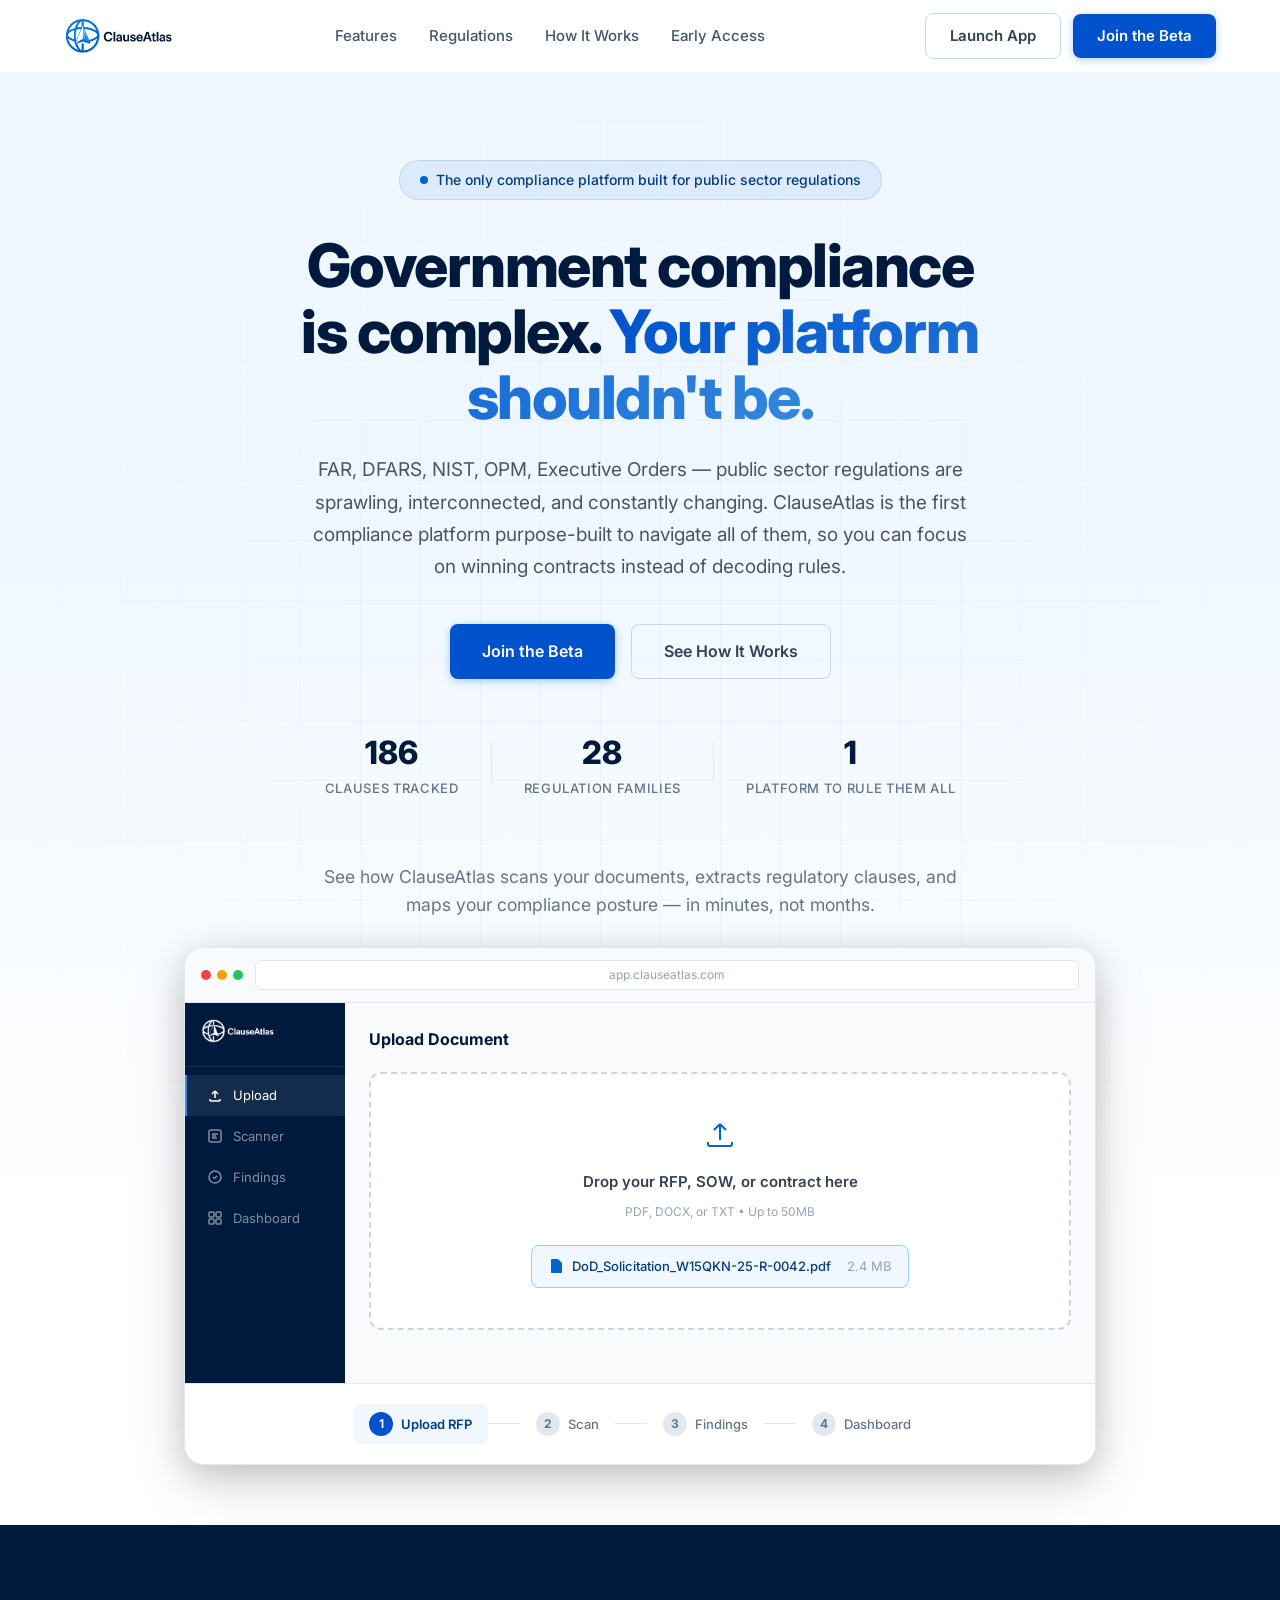
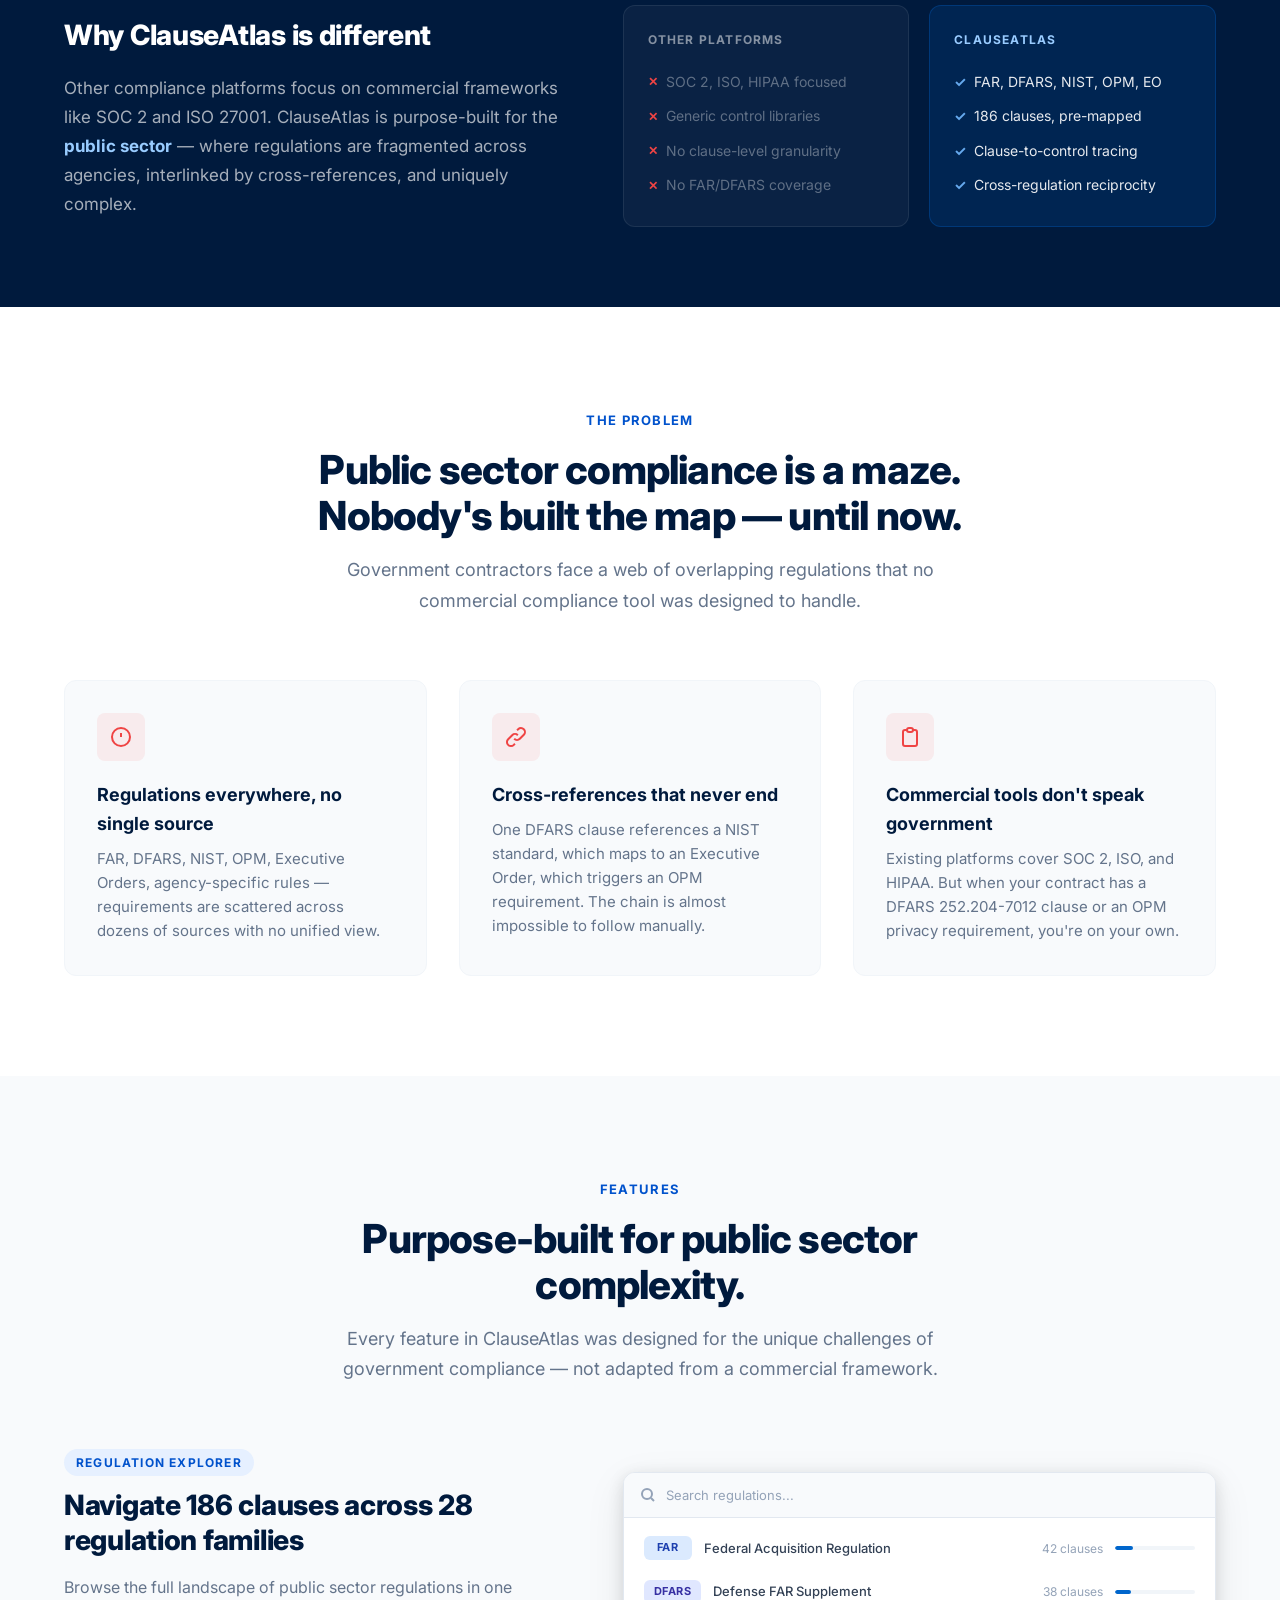
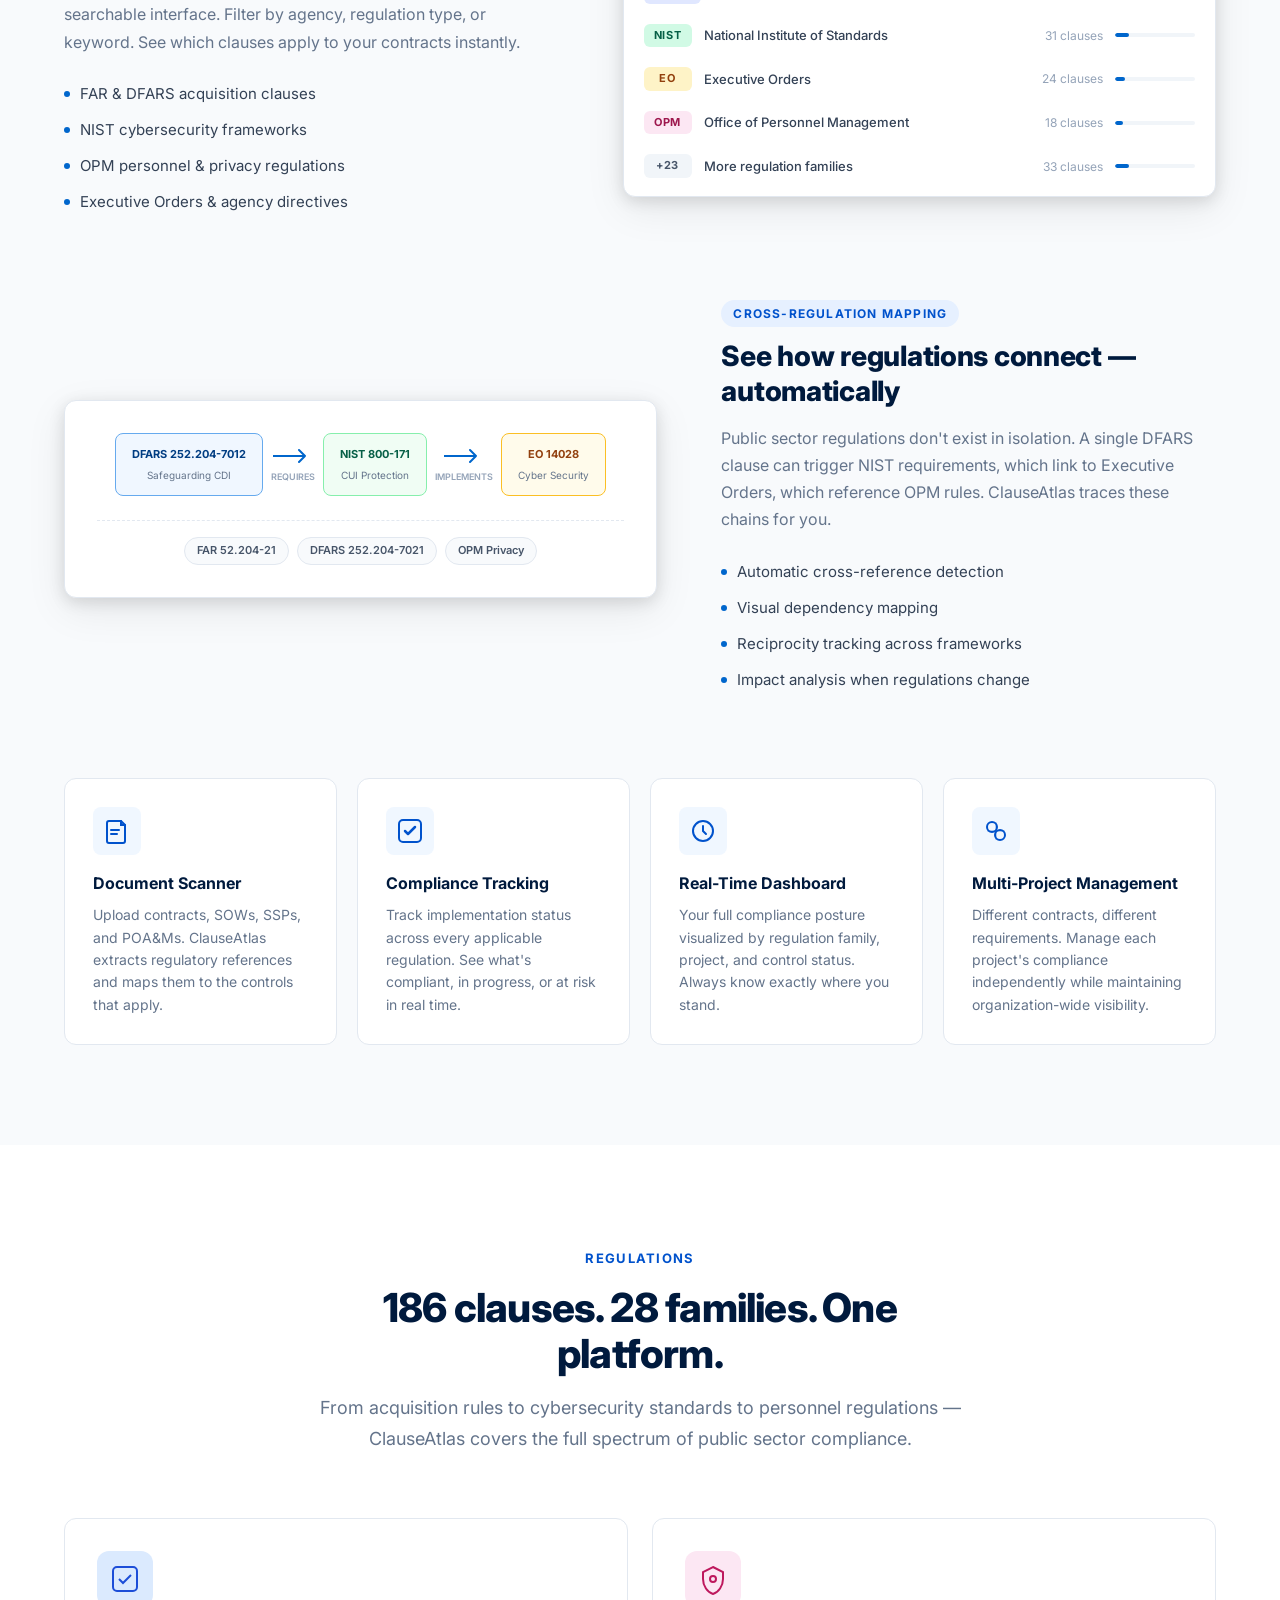
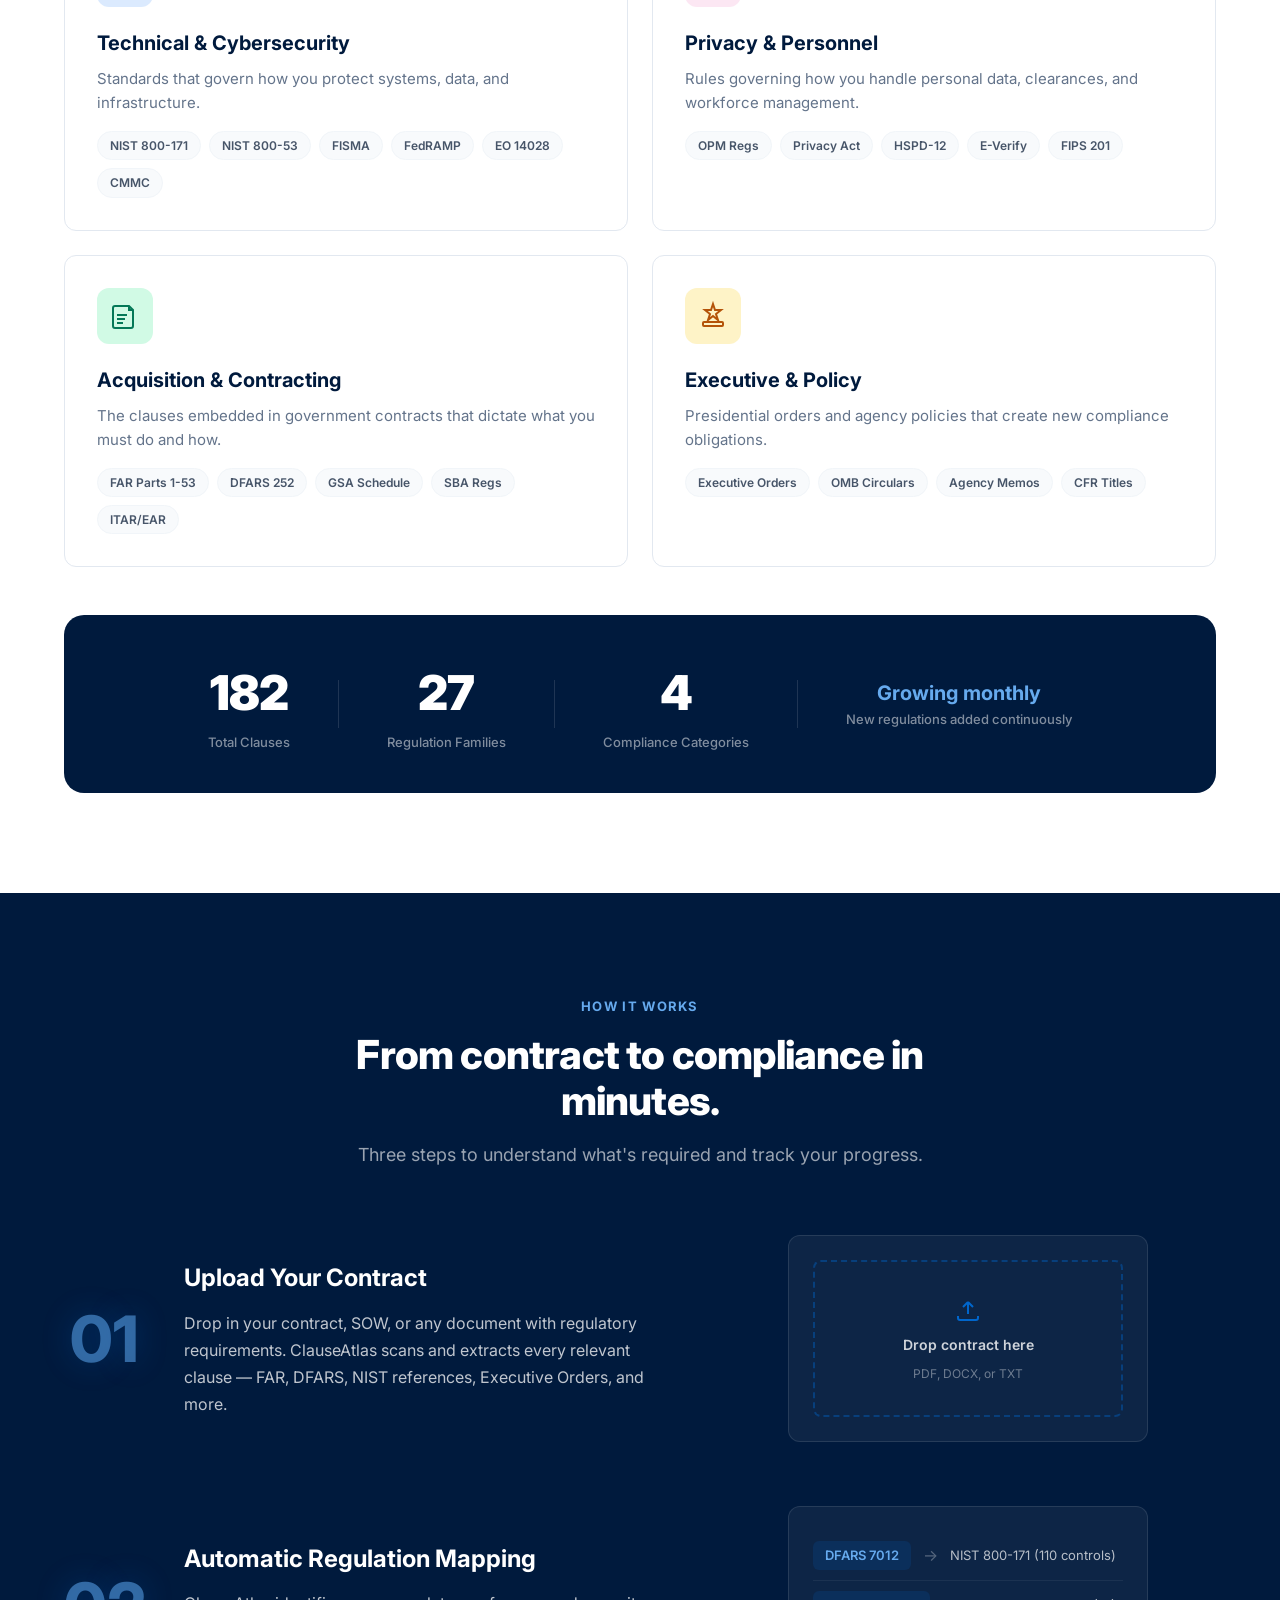
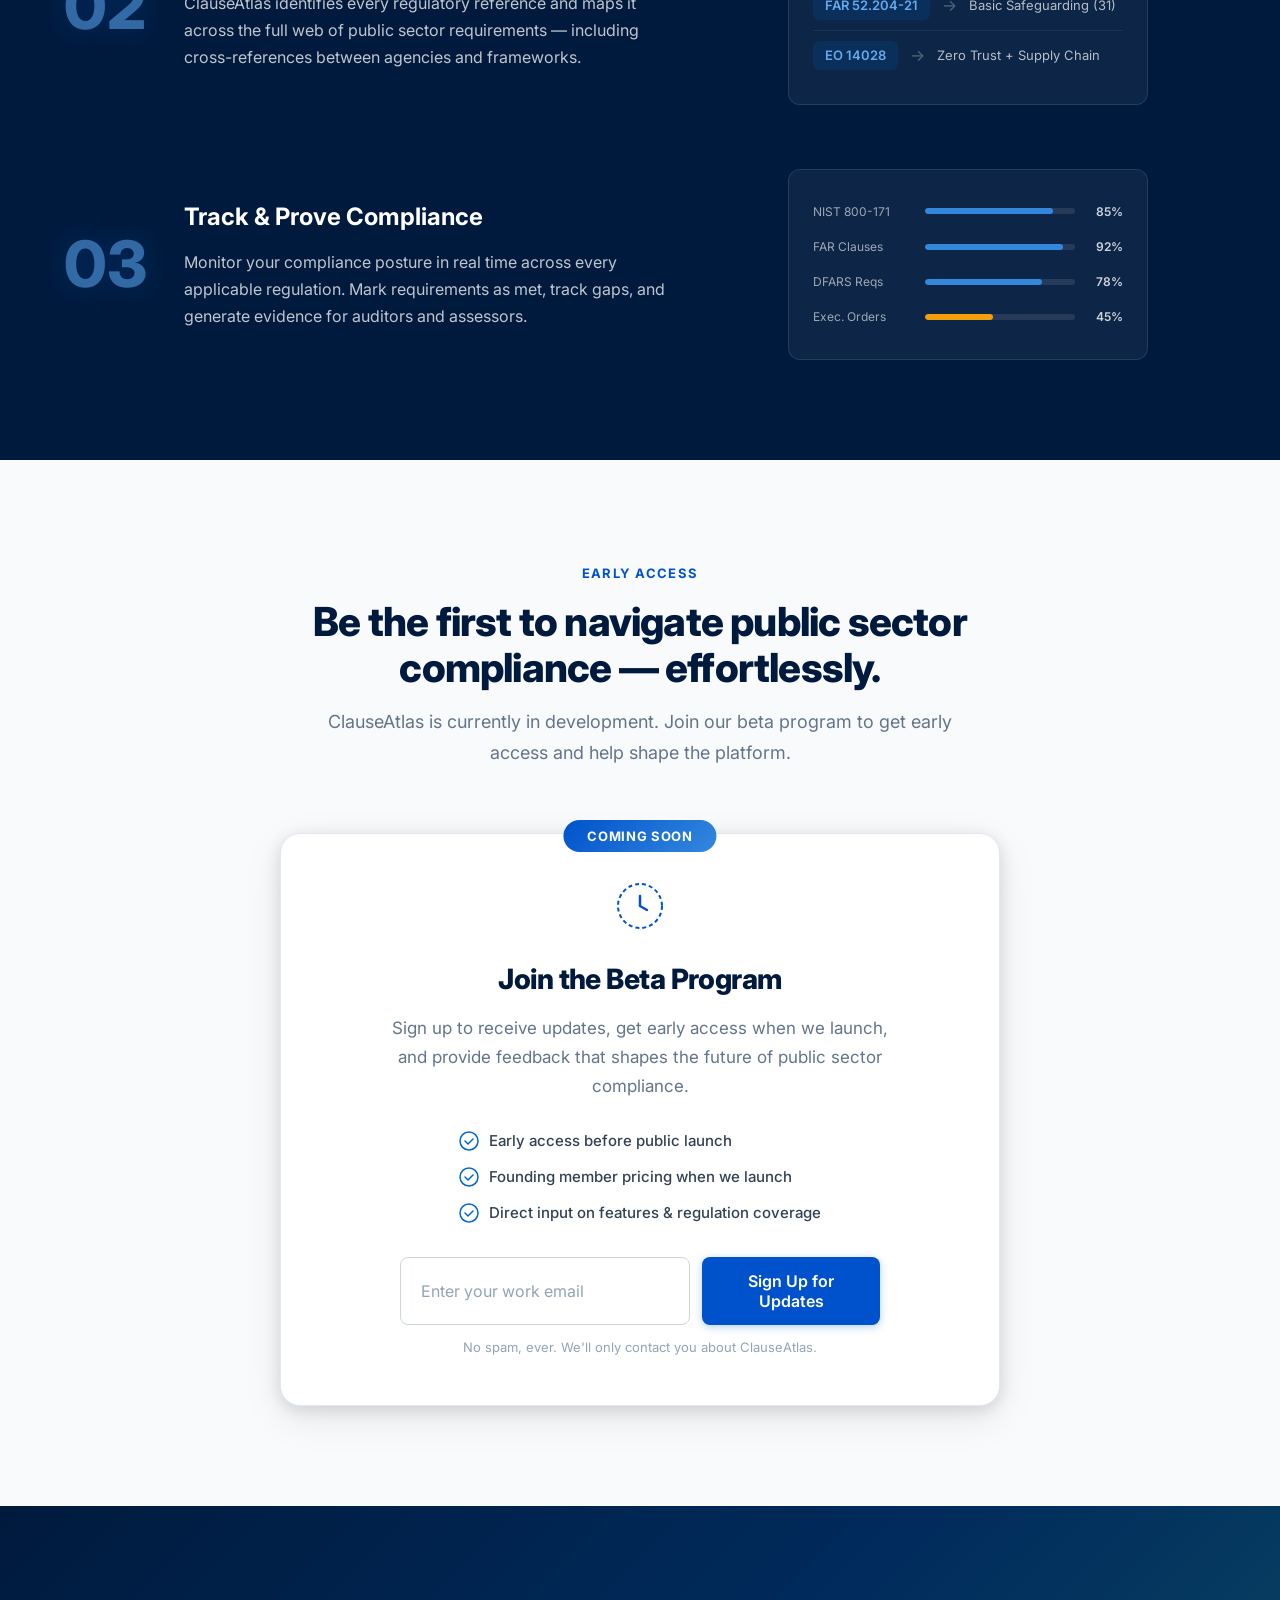
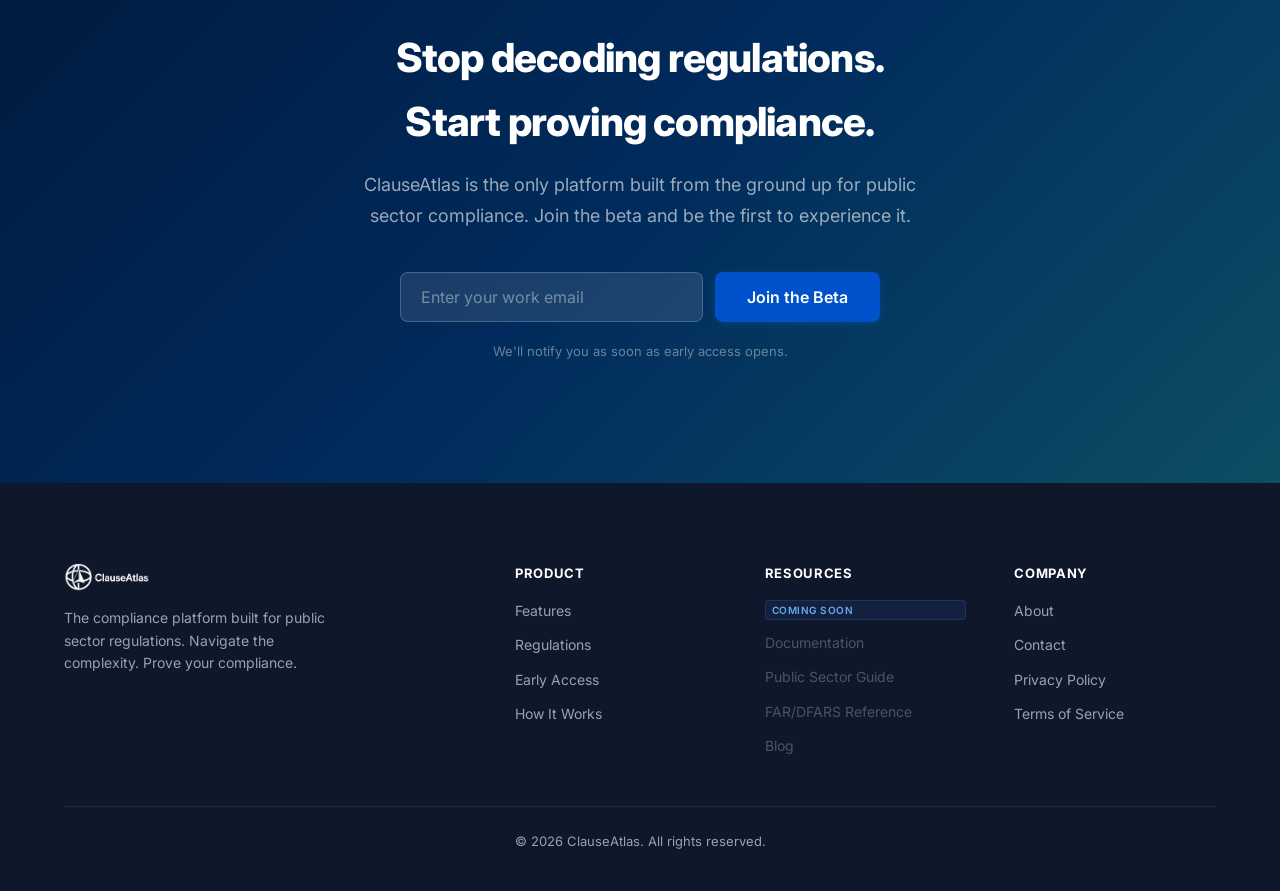
<file: index.html>
<!DOCTYPE html>
<html lang="en">
<head>
    <meta charset="UTF-8">
    <meta name="viewport" content="width=device-width, initial-scale=1.0">
    <title>ClauseAtlas — Public Sector Compliance, Simplified</title>
    <meta name="description" content="ClauseAtlas is the only compliance platform built for the complexity of public sector regulations. Navigate FAR, DFARS, NIST, OPM, Executive Orders, and more — all in one place.">
    <link rel="preconnect" href="https://fonts.googleapis.com">
    <link rel="preconnect" href="https://fonts.gstatic.com" crossorigin>
    <link href="https://fonts.googleapis.com/css2?family=Inter:wght@400;500;600;700;800;900&display=swap" rel="stylesheet">
    <link rel="stylesheet" href="styles.css">
    <link rel="icon" type="image/svg+xml" href="favicon.svg">
</head>
<body>
    <!-- Navigation -->
    <nav class="nav" id="nav">
        <div class="nav-container">
            <a href="#" class="nav-logo">
                <img src="logo.png" alt="ClauseAtlas" class="logo-img">
            </a>
            <div class="nav-links" id="nav-links">
                <a href="#features">Features</a>
                <a href="#frameworks">Regulations</a>
                <a href="#how-it-works">How It Works</a>
                <a href="#early-access">Early Access</a>
            </div>
            <div class="nav-actions">
                <a href="https://app.clauseatlas.com" class="btn btn-outline" target="_blank" rel="noopener">Launch App</a>
                <a href="#early-access" class="btn btn-primary">Join the Beta</a>
            </div>
            <button class="mobile-toggle" id="mobile-toggle" aria-label="Toggle menu">
                <span></span><span></span><span></span>
            </button>
        </div>
    </nav>

    <!-- Hero -->
    <section class="hero">
        <div class="hero-bg">
            <div class="hero-gradient"></div>
            <div class="hero-grid"></div>
            <!-- Animated floating regulation tags
            <div class="floating-tags">
                <span class="float-tag" style="--delay:0s; --x:3%; --y:18%">FAR 52.204</span>
                <span class="float-tag" style="--delay:1.5s; --x:80%; --y:12%">NIST 800-171</span>
                <span class="float-tag" style="--delay:0.8s; --x:90%; --y:50%">EO 14028</span>
                <span class="float-tag" style="--delay:2.2s; --x:2%; --y:55%">DFARS 252</span>
                <span class="float-tag" style="--delay:1s; --x:5%; --y:82%">OPM Regs</span>
                <span class="float-tag" style="--delay:2.8s; --x:82%; --y:72%">FedRAMP</span>
                <span class="float-tag" style="--delay:0.3s; --x:50%; --y:10%">FISMA</span>
                <span class="float-tag" style="--delay:1.8s; --x:90%; --y:35%">ITAR</span>
            </div>  -->
        </div>
        <div class="container hero-content">
            <div class="hero-badge fade-up">
                <span class="badge-dot"></span>
                The only compliance platform built for public sector regulations
            </div>
            <h1 class="fade-up delay-1">
                Government compliance<br>
                is complex. <span class="text-gradient">Your platform shouldn't be.</span>
            </h1>
            <p class="hero-sub fade-up delay-2">
                FAR, DFARS, NIST, OPM, Executive Orders &mdash; public sector regulations are sprawling, interconnected, and constantly changing. ClauseAtlas is the first compliance platform purpose-built to navigate all of them, so you can focus on winning contracts instead of decoding rules.
            </p>
            <div class="hero-ctas fade-up delay-3">
                <a href="#early-access" class="btn btn-primary btn-lg">Join the Beta</a>
                <a href="#how-it-works" class="btn btn-outline btn-lg">See How It Works</a>
            </div>
            <div class="hero-stats fade-up delay-4">
                <div class="stat">
                    <span class="stat-num">186</span>
                    <span class="stat-label">Clauses Tracked</span>
                </div>
                <div class="stat-divider"></div>
                <div class="stat">
                    <span class="stat-num">28</span>
                    <span class="stat-label">Regulation Families</span>
                </div>
                <div class="stat-divider"></div>
                <div class="stat">
                    <span class="stat-num">1</span>
                    <span class="stat-label">Platform to Rule Them All</span>
                </div>
            </div>
        </div>

        <!-- Animated App Demo -->
        <div class="hero-demo fade-up delay-2">
            <p class="demo-tagline">See how ClauseAtlas scans your documents, extracts regulatory clauses, and maps your compliance posture &mdash; in minutes, not months.</p>
            <div class="demo-window">
                <div class="demo-titlebar">
                    <div class="demo-dots"><span></span><span></span><span></span></div>
                    <span class="demo-url">app.clauseatlas.com</span>
                </div>
                <div class="demo-body">
                    <div class="demo-sidebar">
                        <div class="demo-sidebar-logo">
                            <img src="logo.png" alt="" class="demo-sidebar-img">
                        </div>
                        <div class="demo-nav-item" data-screen="upload">
                            <svg width="16" height="16" viewBox="0 0 16 16" fill="none" stroke="currentColor" stroke-width="1.5"><path d="M8 10V3m0 0L5 6m3-3l3 3"/><path d="M3 11v1a1 1 0 001 1h8a1 1 0 001-1v-1"/></svg>
                            Upload
                        </div>
                        <div class="demo-nav-item active" data-screen="scan">
                            <svg width="16" height="16" viewBox="0 0 16 16" fill="none" stroke="currentColor" stroke-width="1.5"><rect x="2" y="2" width="12" height="12" rx="2"/><path d="M5 6h6M5 8h4M5 10h5"/></svg>
                            Scanner
                        </div>
                        <div class="demo-nav-item" data-screen="findings">
                            <svg width="16" height="16" viewBox="0 0 16 16" fill="none" stroke="currentColor" stroke-width="1.5"><circle cx="8" cy="8" r="6"/><path d="M6 8l1.5 1.5L10 7"/></svg>
                            Findings
                        </div>
                        <div class="demo-nav-item" data-screen="dashboard">
                            <svg width="16" height="16" viewBox="0 0 16 16" fill="none" stroke="currentColor" stroke-width="1.5"><rect x="2" y="2" width="5" height="5" rx="1"/><rect x="9" y="2" width="5" height="5" rx="1"/><rect x="2" y="9" width="5" height="5" rx="1"/><rect x="9" y="9" width="5" height="5" rx="1"/></svg>
                            Dashboard
                        </div>
                    </div>

                    <!-- Screen 1: Upload RFP -->
                    <div class="demo-screen" id="screen-upload">
                        <div class="demo-screen-header">
                            <h3>Upload Document</h3>
                        </div>
                        <div class="demo-upload-zone">
                            <div class="demo-upload-icon">
                                <svg width="40" height="40" viewBox="0 0 40 40" fill="none" stroke="#0066CC" stroke-width="2">
                                    <path d="M20 26V10m0 0l-6 6m6-6l6 6"/>
                                    <path d="M8 28v2a2 2 0 002 2h20a2 2 0 002-2v-2"/>
                                </svg>
                            </div>
                            <span class="demo-upload-text">Drop your RFP, SOW, or contract here</span>
                            <span class="demo-upload-sub">PDF, DOCX, or TXT &bull; Up to 50MB</span>
                            <div class="demo-upload-file">
                                <svg width="16" height="16" viewBox="0 0 16 16" fill="#0066CC"><path d="M4 1h6l4 4v9a1 1 0 01-1 1H4a1 1 0 01-1-1V2a1 1 0 011-1z"/></svg>
                                <span>DoD_Solicitation_W15QKN-25-R-0042.pdf</span>
                                <span class="demo-upload-size">2.4 MB</span>
                            </div>
                        </div>
                    </div>

                    <!-- Screen 2: Scanning -->
                    <div class="demo-screen" id="screen-scan">
                        <div class="demo-screen-header">
                            <h3>Scanning Document</h3>
                            <span class="demo-badge-progress">Processing...</span>
                        </div>
                        <div class="demo-scan-content">
                            <div class="demo-doc-preview">
                                <div class="demo-doc-line highlight">DFARS 252.204-7012 — Safeguarding Covered Defense Information</div>
                                <div class="demo-doc-line">The contractor shall implement NIST SP 800-171...</div>
                                <div class="demo-doc-line dim">...as prescribed in the System Security Plan...</div>
                                <div class="demo-doc-line highlight">FAR 52.204-21 — Basic Safeguarding</div>
                                <div class="demo-doc-line">...covered contractor information systems...</div>
                                <div class="demo-doc-line dim">...in accordance with applicable laws...</div>
                                <div class="demo-doc-line highlight">DFARS 252.204-7021 — CMMC Requirements</div>
                                <div class="demo-doc-line">...Cybersecurity Maturity Model Certification...</div>
                            </div>
                            <div class="demo-scan-progress">
                                <div class="demo-scan-bar">
                                    <div class="demo-scan-fill"></div>
                                </div>
                                <span class="demo-scan-status">Extracting clauses... 14 found</span>
                            </div>
                        </div>
                    </div>

                    <!-- Screen 3: Findings -->
                    <div class="demo-screen" id="screen-findings">
                        <div class="demo-screen-header">
                            <h3>Clause Findings</h3>
                            <span class="demo-badge-done">14 clauses identified</span>
                        </div>
                        <div class="demo-findings-list">
                            <div class="demo-finding">
                                <div class="demo-finding-header">
                                    <span class="demo-finding-badge dfars">DFARS</span>
                                    <span class="demo-finding-id">252.204-7012</span>
                                    <span class="demo-finding-impact high">High Impact</span>
                                </div>
                                <div class="demo-finding-title">Safeguarding Covered Defense Information</div>
                                <div class="demo-finding-maps">
                                    <span>Maps to:</span>
                                    <span class="demo-finding-tag">NIST 800-171 (110 controls)</span>
                                    <span class="demo-finding-tag">CMMC Level 2</span>
                                </div>
                            </div>
                            <div class="demo-finding">
                                <div class="demo-finding-header">
                                    <span class="demo-finding-badge far-b">FAR</span>
                                    <span class="demo-finding-id">52.204-21</span>
                                    <span class="demo-finding-impact med">Medium</span>
                                </div>
                                <div class="demo-finding-title">Basic Safeguarding of Contractor Info Systems</div>
                                <div class="demo-finding-maps">
                                    <span>Maps to:</span>
                                    <span class="demo-finding-tag">31 Basic Controls</span>
                                </div>
                            </div>
                            <div class="demo-finding">
                                <div class="demo-finding-header">
                                    <span class="demo-finding-badge eo-b">EO</span>
                                    <span class="demo-finding-id">14028</span>
                                    <span class="demo-finding-impact high">High Impact</span>
                                </div>
                                <div class="demo-finding-title">Improving the Nation's Cybersecurity</div>
                                <div class="demo-finding-maps">
                                    <span>Maps to:</span>
                                    <span class="demo-finding-tag">Zero Trust Architecture</span>
                                    <span class="demo-finding-tag">Supply Chain Security</span>
                                </div>
                            </div>
                        </div>
                    </div>

                    <!-- Screen 4: Dashboard -->
                    <div class="demo-screen" id="screen-dashboard">
                        <div class="demo-screen-header">
                            <h3>Compliance Dashboard</h3>
                            <span class="demo-badge-done">W15QKN-25-R-0042</span>
                        </div>
                        <div class="demo-dashboard">
                            <div class="demo-dash-summary">
                                <div class="demo-dash-circle">
                                    <svg viewBox="0 0 100 100" class="demo-progress-ring">
                                        <circle cx="50" cy="50" r="42" fill="none" stroke="#e2e8f0" stroke-width="8"/>
                                        <circle cx="50" cy="50" r="42" fill="none" stroke="#0066CC" stroke-width="8"
                                            stroke-dasharray="264" stroke-dashoffset="66" stroke-linecap="round"
                                            transform="rotate(-90 50 50)"/>
                                    </svg>
                                    <div class="demo-dash-pct">75%</div>
                                </div>
                                <div class="demo-dash-meta">
                                    <div class="demo-dash-stat green">
                                        <span class="demo-dash-stat-num">98</span>
                                        <span>Controls Met</span>
                                    </div>
                                    <div class="demo-dash-stat yellow">
                                        <span class="demo-dash-stat-num">22</span>
                                        <span>In Progress</span>
                                    </div>
                                    <div class="demo-dash-stat red">
                                        <span class="demo-dash-stat-num">11</span>
                                        <span>Gaps</span>
                                    </div>
                                </div>
                            </div>
                            <div class="demo-dash-families">
                                <div class="demo-dash-row">
                                    <span>Access Control</span>
                                    <div class="demo-dash-bar"><div style="width:100%"></div></div>
                                    <span class="pct-green">100%</span>
                                </div>
                                <div class="demo-dash-row">
                                    <span>Audit &amp; Acct.</span>
                                    <div class="demo-dash-bar"><div style="width:78%"></div></div>
                                    <span>78%</span>
                                </div>
                                <div class="demo-dash-row">
                                    <span>Config Mgmt.</span>
                                    <div class="demo-dash-bar"><div style="width:89%"></div></div>
                                    <span>89%</span>
                                </div>
                                <div class="demo-dash-row">
                                    <span>Risk Assessment</span>
                                    <div class="demo-dash-bar warn"><div style="width:33%"></div></div>
                                    <span class="pct-warn">33%</span>
                                </div>
                            </div>
                        </div>
                    </div>
                </div>

                <!-- Step indicators -->
                <div class="demo-steps">
                    <button class="demo-step active" data-target="upload">
                        <span class="demo-step-num">1</span>
                        <span class="demo-step-label">Upload RFP</span>
                    </button>
                    <div class="demo-step-line"></div>
                    <button class="demo-step" data-target="scan">
                        <span class="demo-step-num">2</span>
                        <span class="demo-step-label">Scan</span>
                    </button>
                    <div class="demo-step-line"></div>
                    <button class="demo-step" data-target="findings">
                        <span class="demo-step-num">3</span>
                        <span class="demo-step-label">Findings</span>
                    </button>
                    <div class="demo-step-line"></div>
                    <button class="demo-step" data-target="dashboard">
                        <span class="demo-step-num">4</span>
                        <span class="demo-step-label">Dashboard</span>
                    </button>
                </div>
            </div>
        </div>
    </section>

    <!-- Differentiator Bar -->
    <section class="diff-bar">
        <div class="container">
            <div class="diff-content">
                <div class="diff-text">
                    <h3>Why ClauseAtlas is different</h3>
                    <p>Other compliance platforms focus on commercial frameworks like SOC 2 and ISO 27001. ClauseAtlas is purpose-built for the <strong>public sector</strong> &mdash; where regulations are fragmented across agencies, interlinked by cross-references, and uniquely complex.</p>
                </div>
                <div class="diff-comparison">
                    <div class="diff-col them">
                        <div class="diff-col-header">Other Platforms</div>
                        <div class="diff-item faded">
                            <span class="diff-x">&#10005;</span> SOC 2, ISO, HIPAA focused
                        </div>
                        <div class="diff-item faded">
                            <span class="diff-x">&#10005;</span> Generic control libraries
                        </div>
                        <div class="diff-item faded">
                            <span class="diff-x">&#10005;</span> No clause-level granularity
                        </div>
                        <div class="diff-item faded">
                            <span class="diff-x">&#10005;</span> No FAR/DFARS coverage
                        </div>
                    </div>
                    <div class="diff-col us">
                        <div class="diff-col-header">ClauseAtlas</div>
                        <div class="diff-item">
                            <span class="diff-check">&#10003;</span> FAR, DFARS, NIST, OPM, EO
                        </div>
                        <div class="diff-item">
                            <span class="diff-check">&#10003;</span> 186 clauses, pre-mapped
                        </div>
                        <div class="diff-item">
                            <span class="diff-check">&#10003;</span> Clause-to-control tracing
                        </div>
                        <div class="diff-item">
                            <span class="diff-check">&#10003;</span> Cross-regulation reciprocity
                        </div>
                    </div>
                </div>
            </div>
        </div>
    </section>

    <!-- Problem Section -->
    <section class="problem">
        <div class="container">
            <div class="section-header">
                <span class="section-tag">The Problem</span>
                <h2>Public sector compliance is a maze. Nobody's built the map &mdash; until now.</h2>
                <p class="section-desc">Government contractors face a web of overlapping regulations that no commercial compliance tool was designed to handle.</p>
            </div>
            <div class="problem-grid">
                <div class="problem-card fade-up">
                    <div class="problem-icon">
                        <svg width="24" height="24" viewBox="0 0 24 24" fill="none" stroke="currentColor" stroke-width="2"><path d="M12 8v4m0 4h.01M21 12a9 9 0 11-18 0 9 9 0 0118 0z"/></svg>
                    </div>
                    <h3>Regulations everywhere, no single source</h3>
                    <p>FAR, DFARS, NIST, OPM, Executive Orders, agency-specific rules &mdash; requirements are scattered across dozens of sources with no unified view.</p>
                </div>
                <div class="problem-card fade-up">
                    <div class="problem-icon">
                        <svg width="24" height="24" viewBox="0 0 24 24" fill="none" stroke="currentColor" stroke-width="2"><path d="M13.828 10.172a4 4 0 00-5.656 0l-4 4a4 4 0 105.656 5.656l1.102-1.101m-.758-4.899a4 4 0 005.656 0l4-4a4 4 0 00-5.656-5.656l-1.1 1.1"/></svg>
                    </div>
                    <h3>Cross-references that never end</h3>
                    <p>One DFARS clause references a NIST standard, which maps to an Executive Order, which triggers an OPM requirement. The chain is almost impossible to follow manually.</p>
                </div>
                <div class="problem-card fade-up">
                    <div class="problem-icon">
                        <svg width="24" height="24" viewBox="0 0 24 24" fill="none" stroke="currentColor" stroke-width="2"><path d="M9 5H7a2 2 0 00-2 2v12a2 2 0 002 2h10a2 2 0 002-2V7a2 2 0 00-2-2h-2M9 5a2 2 0 002 2h2a2 2 0 002-2M9 5a2 2 0 012-2h2a2 2 0 012 2"/></svg>
                    </div>
                    <h3>Commercial tools don't speak government</h3>
                    <p>Existing platforms cover SOC 2, ISO, and HIPAA. But when your contract has a DFARS 252.204-7012 clause or an OPM privacy requirement, you're on your own.</p>
                </div>
            </div>
        </div>
    </section>

    <!-- Features -->
    <section class="features" id="features">
        <div class="container">
            <div class="section-header">
                <span class="section-tag">Features</span>
                <h2>Purpose-built for public sector complexity.</h2>
                <p class="section-desc">Every feature in ClauseAtlas was designed for the unique challenges of government compliance &mdash; not adapted from a commercial framework.</p>
            </div>

            <!-- Feature Showcase 1: Regulation Explorer -->
            <div class="feature-showcase fade-up">
                <div class="feature-showcase-content">
                    <div class="feature-showcase-tag">Regulation Explorer</div>
                    <h3>Navigate 186 clauses across 28 regulation families</h3>
                    <p>Browse the full landscape of public sector regulations in one searchable interface. Filter by agency, regulation type, or keyword. See which clauses apply to your contracts instantly.</p>
                    <ul class="feature-list">
                        <li>FAR &amp; DFARS acquisition clauses</li>
                        <li>NIST cybersecurity frameworks</li>
                        <li>OPM personnel &amp; privacy regulations</li>
                        <li>Executive Orders &amp; agency directives</li>
                    </ul>
                </div>
                <div class="feature-showcase-visual">
                    <div class="reg-explorer-mock">
                        <div class="reg-search-bar">
                            <svg width="16" height="16" viewBox="0 0 16 16" fill="none" stroke="#94a3b8" stroke-width="2"><circle cx="7" cy="7" r="5"/><path d="M11 11l3 3"/></svg>
                            <span>Search regulations...</span>
                        </div>
                        <div class="reg-families">
                            <div class="reg-family-row">
                                <div class="reg-family-badge far">FAR</div>
                                <span class="reg-family-name">Federal Acquisition Regulation</span>
                                <span class="reg-family-count">42 clauses</span>
                                <div class="reg-family-bar"><div style="width:23%"></div></div>
                            </div>
                            <div class="reg-family-row">
                                <div class="reg-family-badge dfars">DFARS</div>
                                <span class="reg-family-name">Defense FAR Supplement</span>
                                <span class="reg-family-count">38 clauses</span>
                                <div class="reg-family-bar"><div style="width:20%"></div></div>
                            </div>
                            <div class="reg-family-row">
                                <div class="reg-family-badge nist">NIST</div>
                                <span class="reg-family-name">National Institute of Standards</span>
                                <span class="reg-family-count">31 clauses</span>
                                <div class="reg-family-bar"><div style="width:17%"></div></div>
                            </div>
                            <div class="reg-family-row">
                                <div class="reg-family-badge eo">EO</div>
                                <span class="reg-family-name">Executive Orders</span>
                                <span class="reg-family-count">24 clauses</span>
                                <div class="reg-family-bar"><div style="width:13%"></div></div>
                            </div>
                            <div class="reg-family-row">
                                <div class="reg-family-badge opm">OPM</div>
                                <span class="reg-family-name">Office of Personnel Management</span>
                                <span class="reg-family-count">18 clauses</span>
                                <div class="reg-family-bar"><div style="width:10%"></div></div>
                            </div>
                            <div class="reg-family-row">
                                <div class="reg-family-badge other">+23</div>
                                <span class="reg-family-name">More regulation families</span>
                                <span class="reg-family-count">33 clauses</span>
                                <div class="reg-family-bar"><div style="width:18%"></div></div>
                            </div>
                        </div>
                    </div>
                </div>
            </div>

            <!-- Feature Showcase 2: Cross-Regulation Mapping -->
            <div class="feature-showcase reverse fade-up">
                <div class="feature-showcase-content">
                    <div class="feature-showcase-tag">Cross-Regulation Mapping</div>
                    <h3>See how regulations connect &mdash; automatically</h3>
                    <p>Public sector regulations don't exist in isolation. A single DFARS clause can trigger NIST requirements, which link to Executive Orders, which reference OPM rules. ClauseAtlas traces these chains for you.</p>
                    <ul class="feature-list">
                        <li>Automatic cross-reference detection</li>
                        <li>Visual dependency mapping</li>
                        <li>Reciprocity tracking across frameworks</li>
                        <li>Impact analysis when regulations change</li>
                    </ul>
                </div>
                <div class="feature-showcase-visual">
                    <div class="mapping-visual">
                        <div class="mapping-chain">
                            <div class="chain-node source">
                                <span class="chain-badge">DFARS 252.204-7012</span>
                                <span class="chain-desc">Safeguarding CDI</span>
                            </div>
                            <div class="chain-connector">
                                <svg width="40" height="24" viewBox="0 0 40 24"><path d="M0 12h32m0 0l-6-6m6 6l-6 6" stroke="#0066CC" stroke-width="2" fill="none" stroke-linecap="round"/></svg>
                                <span class="chain-label">requires</span>
                            </div>
                            <div class="chain-node mid">
                                <span class="chain-badge nist-badge">NIST 800-171</span>
                                <span class="chain-desc">CUI Protection</span>
                            </div>
                            <div class="chain-connector">
                                <svg width="40" height="24" viewBox="0 0 40 24"><path d="M0 12h32m0 0l-6-6m6 6l-6 6" stroke="#0066CC" stroke-width="2" fill="none" stroke-linecap="round"/></svg>
                                <span class="chain-label">implements</span>
                            </div>
                            <div class="chain-node end">
                                <span class="chain-badge eo-badge">EO 14028</span>
                                <span class="chain-desc">Cyber Security</span>
                            </div>
                        </div>
                        <div class="mapping-branches">
                            <div class="branch-line"></div>
                            <div class="branch-nodes">
                                <span class="branch-tag">FAR 52.204-21</span>
                                <span class="branch-tag">DFARS 252.204-7021</span>
                                <span class="branch-tag">OPM Privacy</span>
                            </div>
                        </div>
                    </div>
                </div>
            </div>

            <!-- Features Grid -->
            <div class="features-grid">
                <div class="feature-card fade-up">
                    <div class="feature-icon">
                        <svg width="28" height="28" viewBox="0 0 28 28" fill="none">
                            <path d="M6 4h12l4 4v16a2 2 0 01-2 2H6a2 2 0 01-2-2V6a2 2 0 012-2z" stroke="url(#feat4)" stroke-width="2" stroke-linecap="round"/>
                            <path d="M18 4v4h4M8 13h8M8 17h6" stroke="url(#feat4)" stroke-width="2" stroke-linecap="round"/>
                            <defs><linearGradient id="feat4" x1="4" y1="4" x2="24" y2="24"><stop stop-color="#0052CC"/><stop offset="1" stop-color="#0066CC"/></linearGradient></defs>
                        </svg>
                    </div>
                    <h3>Document Scanner</h3>
                    <p>Upload contracts, SOWs, SSPs, and POA&amp;Ms. ClauseAtlas extracts regulatory references and maps them to the controls that apply.</p>
                </div>
                <div class="feature-card fade-up">
                    <div class="feature-icon">
                        <svg width="28" height="28" viewBox="0 0 28 28" fill="none">
                            <rect x="3" y="3" width="22" height="22" rx="4" stroke="url(#feat2)" stroke-width="2"/>
                            <path d="M9 14l3 3 7-7" stroke="url(#feat2)" stroke-width="2.5" stroke-linecap="round" stroke-linejoin="round"/>
                            <defs><linearGradient id="feat2" x1="3" y1="3" x2="25" y2="25"><stop stop-color="#0052CC"/><stop offset="1" stop-color="#0066CC"/></linearGradient></defs>
                        </svg>
                    </div>
                    <h3>Compliance Tracking</h3>
                    <p>Track implementation status across every applicable regulation. See what's compliant, in progress, or at risk in real time.</p>
                </div>
                <div class="feature-card fade-up">
                    <div class="feature-icon">
                        <svg width="28" height="28" viewBox="0 0 28 28" fill="none">
                            <circle cx="14" cy="14" r="10" stroke="url(#feat3)" stroke-width="2"/>
                            <path d="M14 9v5l3 3" stroke="url(#feat3)" stroke-width="2" stroke-linecap="round"/>
                            <defs><linearGradient id="feat3" x1="4" y1="4" x2="24" y2="24"><stop stop-color="#0052CC"/><stop offset="1" stop-color="#0066CC"/></linearGradient></defs>
                        </svg>
                    </div>
                    <h3>Real-Time Dashboard</h3>
                    <p>Your full compliance posture visualized by regulation family, project, and control status. Always know exactly where you stand.</p>
                </div>
                <div class="feature-card fade-up">
                    <div class="feature-icon">
                        <svg width="28" height="28" viewBox="0 0 28 28" fill="none">
                            <circle cx="10" cy="10" r="5" stroke="url(#feat6)" stroke-width="2"/>
                            <circle cx="18" cy="18" r="5" stroke="url(#feat6)" stroke-width="2"/>
                            <path d="M14 6v16M6 14h16" stroke="url(#feat6)" stroke-width="1.5" stroke-linecap="round" opacity="0.3"/>
                            <defs><linearGradient id="feat6" x1="5" y1="5" x2="23" y2="23"><stop stop-color="#0052CC"/><stop offset="1" stop-color="#0066CC"/></linearGradient></defs>
                        </svg>
                    </div>
                    <h3>Multi-Project Management</h3>
                    <p>Different contracts, different requirements. Manage each project's compliance independently while maintaining organization-wide visibility.</p>
                </div>
            </div>
        </div>
    </section>

    <!-- Regulation Families / Frameworks -->
    <section class="frameworks" id="frameworks">
        <div class="container">
            <div class="section-header">
                <span class="section-tag">Regulations</span>
                <h2>186 clauses. 28 families. One platform.</h2>
                <p class="section-desc">From acquisition rules to cybersecurity standards to personnel regulations &mdash; ClauseAtlas covers the full spectrum of public sector compliance.</p>
            </div>

            <!-- Animated regulation category cards -->
            <div class="reg-categories">
                <div class="reg-category fade-up">
                    <div class="reg-cat-icon technical">
                        <svg width="32" height="32" viewBox="0 0 32 32" fill="none" stroke="currentColor" stroke-width="2">
                            <rect x="4" y="4" width="24" height="24" rx="4"/>
                            <path d="M10 16l4 4 8-8"/>
                        </svg>
                    </div>
                    <h3>Technical &amp; Cybersecurity</h3>
                    <p>Standards that govern how you protect systems, data, and infrastructure.</p>
                    <div class="reg-tags">
                        <span>NIST 800-171</span>
                        <span>NIST 800-53</span>
                        <span>FISMA</span>
                        <span>FedRAMP</span>
                        <span>EO 14028</span>
                        <span>CMMC</span>
                    </div>
                </div>
                <div class="reg-category fade-up">
                    <div class="reg-cat-icon privacy">
                        <svg width="32" height="32" viewBox="0 0 32 32" fill="none" stroke="currentColor" stroke-width="2">
                            <path d="M16 4l10 5v7c0 7-4.5 13.5-10 15C10.5 29.5 6 23 6 16V9l10-5z"/>
                            <circle cx="16" cy="16" r="3"/>
                        </svg>
                    </div>
                    <h3>Privacy &amp; Personnel</h3>
                    <p>Rules governing how you handle personal data, clearances, and workforce management.</p>
                    <div class="reg-tags">
                        <span>OPM Regs</span>
                        <span>Privacy Act</span>
                        <span>HSPD-12</span>
                        <span>E-Verify</span>
                        <span>FIPS 201</span>
                    </div>
                </div>
                <div class="reg-category fade-up">
                    <div class="reg-cat-icon acquisition">
                        <svg width="32" height="32" viewBox="0 0 32 32" fill="none" stroke="currentColor" stroke-width="2">
                            <path d="M6 6h14l4 4v16a2 2 0 01-2 2H6a2 2 0 01-2-2V8a2 2 0 012-2z"/>
                            <path d="M20 6v4h4M8 15h10M8 19h8M8 23h6"/>
                        </svg>
                    </div>
                    <h3>Acquisition &amp; Contracting</h3>
                    <p>The clauses embedded in government contracts that dictate what you must do and how.</p>
                    <div class="reg-tags">
                        <span>FAR Parts 1-53</span>
                        <span>DFARS 252</span>
                        <span>GSA Schedule</span>
                        <span>SBA Regs</span>
                        <span>ITAR/EAR</span>
                    </div>
                </div>
                <div class="reg-category fade-up">
                    <div class="reg-cat-icon executive">
                        <svg width="32" height="32" viewBox="0 0 32 32" fill="none" stroke="currentColor" stroke-width="2">
                            <path d="M16 4l2 6h6l-5 4 2 6-5-4-5 4 2-6-5-4h6l2-6z"/>
                            <rect x="6" y="22" width="20" height="4" rx="1"/>
                        </svg>
                    </div>
                    <h3>Executive &amp; Policy</h3>
                    <p>Presidential orders and agency policies that create new compliance obligations.</p>
                    <div class="reg-tags">
                        <span>Executive Orders</span>
                        <span>OMB Circulars</span>
                        <span>Agency Memos</span>
                        <span>CFR Titles</span>
                    </div>
                </div>
            </div>

            <!-- Animated counter bar -->
            <div class="reg-counter fade-up">
                <div class="reg-counter-inner">
                    <div class="counter-item">
                        <span class="counter-num" data-target="186">0</span>
                        <span class="counter-label">Total Clauses</span>
                    </div>
                    <div class="counter-divider"></div>
                    <div class="counter-item">
                        <span class="counter-num" data-target="28">0</span>
                        <span class="counter-label">Regulation Families</span>
                    </div>
                    <div class="counter-divider"></div>
                    <div class="counter-item">
                        <span class="counter-num" data-target="4">0</span>
                        <span class="counter-label">Compliance Categories</span>
                    </div>
                    <div class="counter-divider"></div>
                    <div class="counter-item growing">
                        <span class="counter-label-big">Growing monthly</span>
                        <span class="counter-label">New regulations added continuously</span>
                    </div>
                </div>
            </div>
        </div>
    </section>

    <!-- How It Works -->
    <section class="how-it-works" id="how-it-works">
        <div class="container">
            <div class="section-header">
                <span class="section-tag">How It Works</span>
                <h2>From contract to compliance in minutes.</h2>
                <p class="section-desc">Three steps to understand what's required and track your progress.</p>
            </div>
            <div class="steps-grid">
                <div class="step fade-up">
                    <div class="step-number">01</div>
                    <div class="step-content">
                        <h3>Upload Your Contract</h3>
                        <p>Drop in your contract, SOW, or any document with regulatory requirements. ClauseAtlas scans and extracts every relevant clause &mdash; FAR, DFARS, NIST references, Executive Orders, and more.</p>
                    </div>
                    <div class="step-visual">
                        <div class="step-mock upload-mock">
                            <div class="upload-zone">
                                <svg width="32" height="32" viewBox="0 0 32 32" fill="none" stroke="#0066CC" stroke-width="2">
                                    <path d="M16 20V8m0 0l-5 5m5-5l5 5"/>
                                    <path d="M6 22v2a2 2 0 002 2h16a2 2 0 002-2v-2"/>
                                </svg>
                                <span>Drop contract here</span>
                                <small>PDF, DOCX, or TXT</small>
                            </div>
                        </div>
                    </div>
                </div>
                <div class="step fade-up">
                    <div class="step-number">02</div>
                    <div class="step-content">
                        <h3>Automatic Regulation Mapping</h3>
                        <p>ClauseAtlas identifies every regulatory reference and maps it across the full web of public sector requirements &mdash; including cross-references between agencies and frameworks.</p>
                    </div>
                    <div class="step-visual">
                        <div class="step-mock mapping-mock">
                            <div class="mapping-line">
                                <span class="mapping-clause">DFARS 7012</span>
                                <span class="mapping-arrow">&rarr;</span>
                                <span class="mapping-controls">NIST 800-171 (110 controls)</span>
                            </div>
                            <div class="mapping-line">
                                <span class="mapping-clause">FAR 52.204-21</span>
                                <span class="mapping-arrow">&rarr;</span>
                                <span class="mapping-controls">Basic Safeguarding (31)</span>
                            </div>
                            <div class="mapping-line">
                                <span class="mapping-clause">EO 14028</span>
                                <span class="mapping-arrow">&rarr;</span>
                                <span class="mapping-controls">Zero Trust + Supply Chain</span>
                            </div>
                        </div>
                    </div>
                </div>
                <div class="step fade-up">
                    <div class="step-number">03</div>
                    <div class="step-content">
                        <h3>Track &amp; Prove Compliance</h3>
                        <p>Monitor your compliance posture in real time across every applicable regulation. Mark requirements as met, track gaps, and generate evidence for auditors and assessors.</p>
                    </div>
                    <div class="step-visual">
                        <div class="step-mock dashboard-mock">
                            <div class="mini-dash-row">
                                <span class="mini-label">NIST 800-171</span>
                                <div class="mini-bar"><div class="mini-fill" style="width:85%"></div></div>
                                <span class="mini-pct">85%</span>
                            </div>
                            <div class="mini-dash-row">
                                <span class="mini-label">FAR Clauses</span>
                                <div class="mini-bar"><div class="mini-fill" style="width:92%"></div></div>
                                <span class="mini-pct">92%</span>
                            </div>
                            <div class="mini-dash-row">
                                <span class="mini-label">DFARS Reqs</span>
                                <div class="mini-bar"><div class="mini-fill" style="width:78%"></div></div>
                                <span class="mini-pct">78%</span>
                            </div>
                            <div class="mini-dash-row">
                                <span class="mini-label">Exec. Orders</span>
                                <div class="mini-bar"><div class="mini-fill warning" style="width:45%"></div></div>
                                <span class="mini-pct">45%</span>
                            </div>
                        </div>
                    </div>
                </div>
            </div>
        </div>
    </section>

    <!-- Early Access -->
    <section class="early-access" id="early-access">
        <div class="container">
            <div class="section-header">
                <span class="section-tag">Early Access</span>
                <h2>Be the first to navigate public sector compliance — effortlessly.</h2>
                <p class="section-desc">ClauseAtlas is currently in development. Join our beta program to get early access and help shape the platform.</p>
            </div>
            <div class="early-access-card">
                <div class="ea-badge">Coming Soon</div>
                <div class="ea-content">
                    <div class="ea-icon">
                        <svg width="48" height="48" viewBox="0 0 48 48" fill="none">
                            <circle cx="24" cy="24" r="22" stroke="url(#ea-grad)" stroke-width="2" stroke-dasharray="4 3"/>
                            <path d="M24 14v10l7 4" stroke="url(#ea-grad)" stroke-width="2.5" stroke-linecap="round" stroke-linejoin="round"/>
                            <defs><linearGradient id="ea-grad" x1="2" y1="2" x2="46" y2="46"><stop stop-color="#0052CC"/><stop offset="1" stop-color="#3388DD"/></linearGradient></defs>
                        </svg>
                    </div>
                    <h3>Join the Beta Program</h3>
                    <p>Sign up to receive updates, get early access when we launch, and provide feedback that shapes the future of public sector compliance.</p>
                    <div class="ea-perks">
                        <div class="ea-perk">
                            <svg width="20" height="20" viewBox="0 0 20 20" fill="none"><circle cx="10" cy="10" r="9" stroke="#0066CC" stroke-width="1.5"/><path d="M6 10l3 3 5-5" stroke="#0066CC" stroke-width="1.5" stroke-linecap="round" stroke-linejoin="round"/></svg>
                            <span>Early access before public launch</span>
                        </div>
                        <div class="ea-perk">
                            <svg width="20" height="20" viewBox="0 0 20 20" fill="none"><circle cx="10" cy="10" r="9" stroke="#0066CC" stroke-width="1.5"/><path d="M6 10l3 3 5-5" stroke="#0066CC" stroke-width="1.5" stroke-linecap="round" stroke-linejoin="round"/></svg>
                            <span>Founding member pricing when we launch</span>
                        </div>
                        <div class="ea-perk">
                            <svg width="20" height="20" viewBox="0 0 20 20" fill="none"><circle cx="10" cy="10" r="9" stroke="#0066CC" stroke-width="1.5"/><path d="M6 10l3 3 5-5" stroke="#0066CC" stroke-width="1.5" stroke-linecap="round" stroke-linejoin="round"/></svg>
                            <span>Direct input on features &amp; regulation coverage</span>
                        </div>
                    </div>
                    <form class="ea-form" action="https://api.web3forms.com/submit" method="POST">
                        <input type="hidden" name="access_key" value="4c87988d-0d5e-4720-9621-849b998932a8">
                        <input type="hidden" name="subject" value="New ClauseAtlas Beta Signup">
                        <input type="hidden" name="redirect" value="https://www.clauseatlas.com/thank-you.html">
                        <input type="checkbox" name="botcheck" class="hidden" style="display:none">
                        <input type="email" name="email" placeholder="Enter your work email" class="ea-input" aria-label="Email address" required>
                        <button type="submit" class="btn btn-primary btn-lg">Sign Up for Updates</button>
                    </form>
                    <small class="ea-note">No spam, ever. We'll only contact you about ClauseAtlas.</small>
                </div>
            </div>
        </div>
    </section>

    <!-- CTA -->
    <section class="cta-section" id="cta">
        <div class="cta-bg">
            <div class="cta-gradient"></div>
        </div>
        <div class="container cta-content">
            <h2>Stop decoding regulations. Start proving compliance.</h2>
            <p>ClauseAtlas is the only platform built from the ground up for public sector compliance. Join the beta and be the first to experience it.</p>
            <form class="cta-form" action="https://api.web3forms.com/submit" method="POST">
                <input type="hidden" name="access_key" value="4c87988d-0d5e-4720-9621-849b998932a8">
                <input type="hidden" name="subject" value="New ClauseAtlas Beta Signup (CTA)">
                <input type="hidden" name="redirect" value="https://www.clauseatlas.com/thank-you.html">
                <input type="checkbox" name="botcheck" class="hidden" style="display:none">
                <input type="email" name="email" placeholder="Enter your work email" class="cta-input" aria-label="Email address" required>
                <button type="submit" class="btn btn-primary btn-lg">Join the Beta</button>
            </form>
            <small class="cta-note">We'll notify you as soon as early access opens.</small>
        </div>
    </section>

    <!-- Footer -->
    <footer class="footer">
        <div class="container">
            <div class="footer-grid">
                <div class="footer-brand">
                    <a href="#" class="nav-logo footer-logo-link">
                        <img src="logo.png" alt="ClauseAtlas" class="logo-img footer-logo">
                    </a>
                    <p class="footer-tagline">The compliance platform built for public sector regulations. Navigate the complexity. Prove your compliance.</p>
                </div>
                <div class="footer-col">
                    <h4>Product</h4>
                    <a href="#features">Features</a>
                    <a href="#frameworks">Regulations</a>
                    <a href="#early-access">Early Access</a>
                    <a href="#how-it-works">How It Works</a>
                </div>
                <div class="footer-col">
                    <h4>Resources</h4><span class="soon-badge">Coming Soon</span>
                    <span class="footer-link-soon">Documentation </span>
                    <span class="footer-link-soon">Public Sector Guide</span>
                    <span class="footer-link-soon">FAR/DFARS Reference</span>
                    <span class="footer-link-soon">Blog </span>
                </div>
                <div class="footer-col">
                    <h4>Company</h4>
                    <a href="about.html">About</a>
                    <a href="contact.html">Contact</a>
                    <a href="privacy.html">Privacy Policy</a>
                    <a href="terms.html">Terms of Service</a>
                </div>
            </div>
            <div class="footer-bottom">
                <p>&copy; 2026 ClauseAtlas. All rights reserved.</p>
            </div>
        </div>
    </footer>

    <script src="script.js"></script>
</body>
</html>
</file>
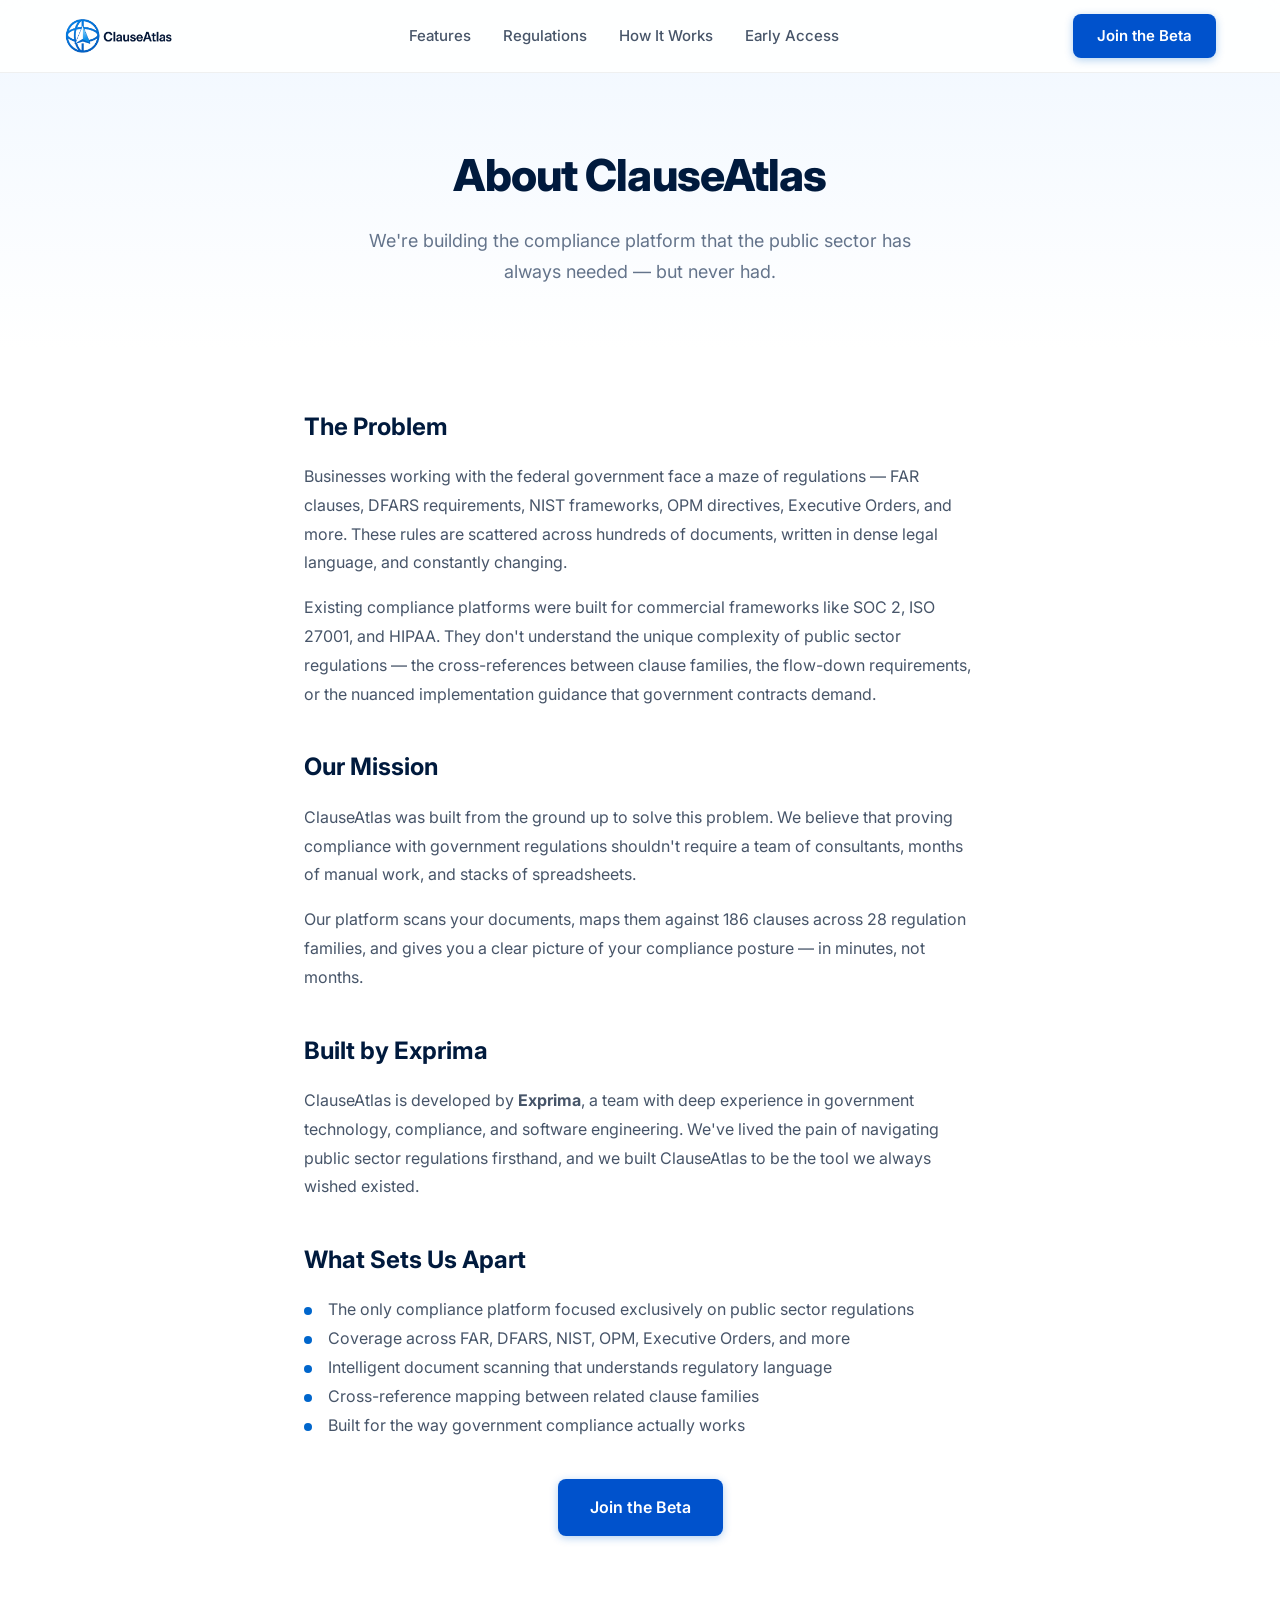
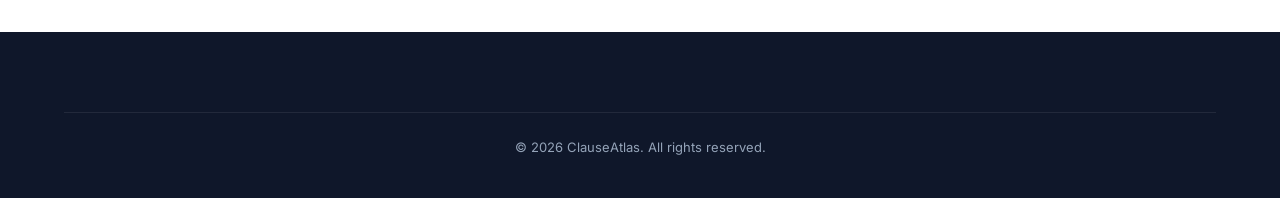
<file: about.html>
<!DOCTYPE html>
<html lang="en">
<head>
    <meta charset="UTF-8">
    <meta name="viewport" content="width=device-width, initial-scale=1.0">
    <title>About — ClauseAtlas</title>
    <meta name="description" content="ClauseAtlas is built by Exprima to simplify public sector compliance. Learn about our mission to make government regulations accessible.">
    <link rel="preconnect" href="https://fonts.googleapis.com">
    <link rel="preconnect" href="https://fonts.gstatic.com" crossorigin>
    <link href="https://fonts.googleapis.com/css2?family=Inter:wght@400;500;600;700;800;900&display=swap" rel="stylesheet">
    <link rel="stylesheet" href="styles.css">
    <link rel="icon" type="image/svg+xml" href="favicon.svg">
    <style>
        .page-hero {
            padding: 140px 24px 60px;
            background: linear-gradient(180deg, var(--blue-50) 0%, var(--white) 100%);
            text-align: center;
        }
        .page-hero h1 {
            font-size: 2.75rem;
            font-weight: 800;
            color: var(--blue-900);
            letter-spacing: -0.02em;
            margin-bottom: 16px;
        }
        .page-hero p {
            font-size: 1.125rem;
            color: var(--gray-500);
            max-width: 600px;
            margin: 0 auto;
            line-height: 1.7;
        }
        .page-content {
            max-width: 720px;
            margin: 0 auto;
            padding: 60px 24px 80px;
        }
        .page-content h2 {
            font-size: 1.5rem;
            font-weight: 700;
            color: var(--blue-900);
            margin: 40px 0 16px;
        }
        .page-content h2:first-child { margin-top: 0; }
        .page-content p {
            font-size: 1rem;
            color: var(--gray-600);
            line-height: 1.8;
            margin-bottom: 16px;
        }
        .page-content ul {
            list-style: none;
            padding: 0;
            margin: 0 0 16px;
        }
        .page-content ul li {
            font-size: 1rem;
            color: var(--gray-600);
            line-height: 1.8;
            padding-left: 24px;
            position: relative;
        }
        .page-content ul li::before {
            content: '';
            position: absolute;
            left: 0;
            top: 12px;
            width: 8px;
            height: 8px;
            border-radius: 50%;
            background: var(--blue-500);
        }
    </style>
</head>
<body>
    <nav class="nav">
        <div class="nav-container">
            <a href="index.html" class="nav-logo">
                <img src="logo.png" alt="ClauseAtlas" class="logo-img">
            </a>
            <div class="nav-links">
                <a href="index.html#features">Features</a>
                <a href="index.html#frameworks">Regulations</a>
                <a href="index.html#how-it-works">How It Works</a>
                <a href="index.html#early-access">Early Access</a>
            </div>
            <div class="nav-actions">
                <a href="index.html#early-access" class="btn btn-primary">Join the Beta</a>
            </div>
        </div>
    </nav>

    <section class="page-hero">
        <h1>About ClauseAtlas</h1>
        <p>We're building the compliance platform that the public sector has always needed — but never had.</p>
    </section>

    <div class="page-content">
        <h2>The Problem</h2>
        <p>Businesses working with the federal government face a maze of regulations — FAR clauses, DFARS requirements, NIST frameworks, OPM directives, Executive Orders, and more. These rules are scattered across hundreds of documents, written in dense legal language, and constantly changing.</p>
        <p>Existing compliance platforms were built for commercial frameworks like SOC 2, ISO 27001, and HIPAA. They don't understand the unique complexity of public sector regulations — the cross-references between clause families, the flow-down requirements, or the nuanced implementation guidance that government contracts demand.</p>

        <h2>Our Mission</h2>
        <p>ClauseAtlas was built from the ground up to solve this problem. We believe that proving compliance with government regulations shouldn't require a team of consultants, months of manual work, and stacks of spreadsheets.</p>
        <p>Our platform scans your documents, maps them against 186 clauses across 28 regulation families, and gives you a clear picture of your compliance posture — in minutes, not months.</p>

        <h2>Built by Exprima</h2>
        <p>ClauseAtlas is developed by <strong>Exprima</strong>, a team with deep experience in government technology, compliance, and software engineering. We've lived the pain of navigating public sector regulations firsthand, and we built ClauseAtlas to be the tool we always wished existed.</p>

        <h2>What Sets Us Apart</h2>
        <ul>
            <li>The only compliance platform focused exclusively on public sector regulations</li>
            <li>Coverage across FAR, DFARS, NIST, OPM, Executive Orders, and more</li>
            <li>Intelligent document scanning that understands regulatory language</li>
            <li>Cross-reference mapping between related clause families</li>
            <li>Built for the way government compliance actually works</li>
        </ul>

        <p style="margin-top: 40px; text-align: center;">
            <a href="index.html#early-access" class="btn btn-primary btn-lg">Join the Beta</a>
        </p>
    </div>

    <footer class="footer">
        <div class="container">
            <div class="footer-bottom">
                <p>&copy; 2026 ClauseAtlas. All rights reserved.</p>
            </div>
        </div>
    </footer>
</body>
</html>
</file>
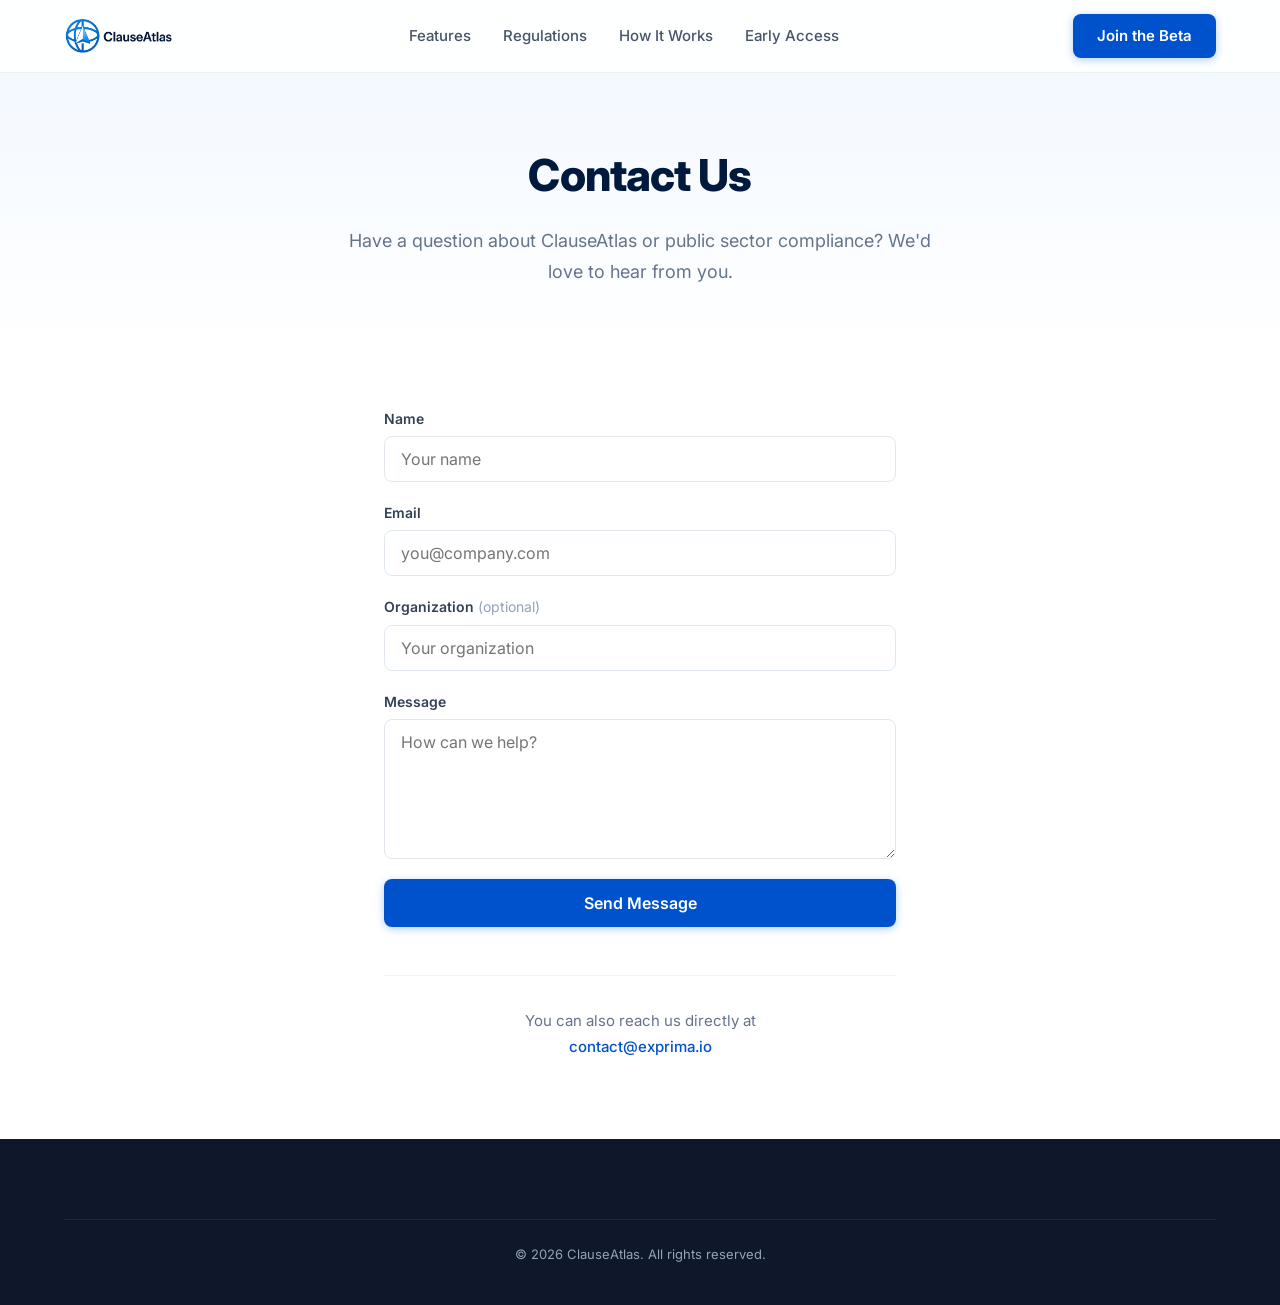
<file: contact.html>
<!DOCTYPE html>
<html lang="en">
<head>
    <meta charset="UTF-8">
    <meta name="viewport" content="width=device-width, initial-scale=1.0">
    <title>Contact — ClauseAtlas</title>
    <meta name="description" content="Get in touch with the ClauseAtlas team. Questions about public sector compliance or our platform? We'd love to hear from you.">
    <link rel="preconnect" href="https://fonts.googleapis.com">
    <link rel="preconnect" href="https://fonts.gstatic.com" crossorigin>
    <link href="https://fonts.googleapis.com/css2?family=Inter:wght@400;500;600;700;800;900&display=swap" rel="stylesheet">
    <link rel="stylesheet" href="styles.css">
    <link rel="icon" type="image/svg+xml" href="favicon.svg">
    <style>
        .page-hero {
            padding: 140px 24px 60px;
            background: linear-gradient(180deg, var(--blue-50) 0%, var(--white) 100%);
            text-align: center;
        }
        .page-hero h1 {
            font-size: 2.75rem;
            font-weight: 800;
            color: var(--blue-900);
            letter-spacing: -0.02em;
            margin-bottom: 16px;
        }
        .page-hero p {
            font-size: 1.125rem;
            color: var(--gray-500);
            max-width: 600px;
            margin: 0 auto;
            line-height: 1.7;
        }
        .contact-container {
            max-width: 560px;
            margin: 0 auto;
            padding: 60px 24px 80px;
        }
        .contact-form {
            display: flex;
            flex-direction: column;
            gap: 20px;
        }
        .form-group {
            display: flex;
            flex-direction: column;
            gap: 6px;
        }
        .form-group label {
            font-size: 0.875rem;
            font-weight: 600;
            color: var(--gray-700);
        }
        .form-group input,
        .form-group textarea {
            padding: 12px 16px;
            border: 1px solid var(--gray-200);
            border-radius: 8px;
            font-size: 1rem;
            font-family: 'Inter', sans-serif;
            color: var(--gray-700);
            background: var(--white);
            transition: border-color 0.2s, box-shadow 0.2s;
        }
        .form-group input:focus,
        .form-group textarea:focus {
            outline: none;
            border-color: var(--blue-500);
            box-shadow: 0 0 0 3px rgba(0, 102, 204, 0.1);
        }
        .form-group textarea {
            min-height: 140px;
            resize: vertical;
        }
        .contact-info {
            margin-top: 48px;
            padding-top: 32px;
            border-top: 1px solid var(--gray-100);
            text-align: center;
        }
        .contact-info p {
            font-size: 0.9375rem;
            color: var(--gray-500);
            line-height: 1.7;
        }
        .contact-info a {
            color: var(--blue-600);
            text-decoration: none;
            font-weight: 500;
        }
        .contact-info a:hover {
            text-decoration: underline;
        }
    </style>
</head>
<body>
    <nav class="nav">
        <div class="nav-container">
            <a href="index.html" class="nav-logo">
                <img src="logo.png" alt="ClauseAtlas" class="logo-img">
            </a>
            <div class="nav-links">
                <a href="index.html#features">Features</a>
                <a href="index.html#frameworks">Regulations</a>
                <a href="index.html#how-it-works">How It Works</a>
                <a href="index.html#early-access">Early Access</a>
            </div>
            <div class="nav-actions">
                <a href="index.html#early-access" class="btn btn-primary">Join the Beta</a>
            </div>
        </div>
    </nav>

    <section class="page-hero">
        <h1>Contact Us</h1>
        <p>Have a question about ClauseAtlas or public sector compliance? We'd love to hear from you.</p>
    </section>

    <div class="contact-container">
        <form class="contact-form" action="https://api.web3forms.com/submit" method="POST">
            <input type="hidden" name="access_key" value="4c87988d-0d5e-4720-9621-849b998932a8">
            <input type="hidden" name="subject" value="ClauseAtlas Contact Form">
            <input type="hidden" name="redirect" value="https://www.clauseatlas.com/thank-you.html">
            <input type="checkbox" name="botcheck" class="hidden" style="display:none">

            <div class="form-group">
                <label for="name">Name</label>
                <input type="text" id="name" name="name" placeholder="Your name" required>
            </div>
            <div class="form-group">
                <label for="email">Email</label>
                <input type="email" id="email" name="email" placeholder="you@company.com" required>
            </div>
            <div class="form-group">
                <label for="organization">Organization <span style="color: var(--gray-400); font-weight: 400;">(optional)</span></label>
                <input type="text" id="organization" name="organization" placeholder="Your organization">
            </div>
            <div class="form-group">
                <label for="message">Message</label>
                <textarea id="message" name="message" placeholder="How can we help?" required></textarea>
            </div>
            <button type="submit" class="btn btn-primary btn-lg" style="width: 100%;">Send Message</button>
        </form>

        <div class="contact-info">
            <p>You can also reach us directly at<br><a href="mailto:contact@exprima.io">contact@exprima.io</a></p>
        </div>
    </div>

    <footer class="footer">
        <div class="container">
            <div class="footer-bottom">
                <p>&copy; 2026 ClauseAtlas. All rights reserved.</p>
            </div>
        </div>
    </footer>
</body>
</html>
</file>
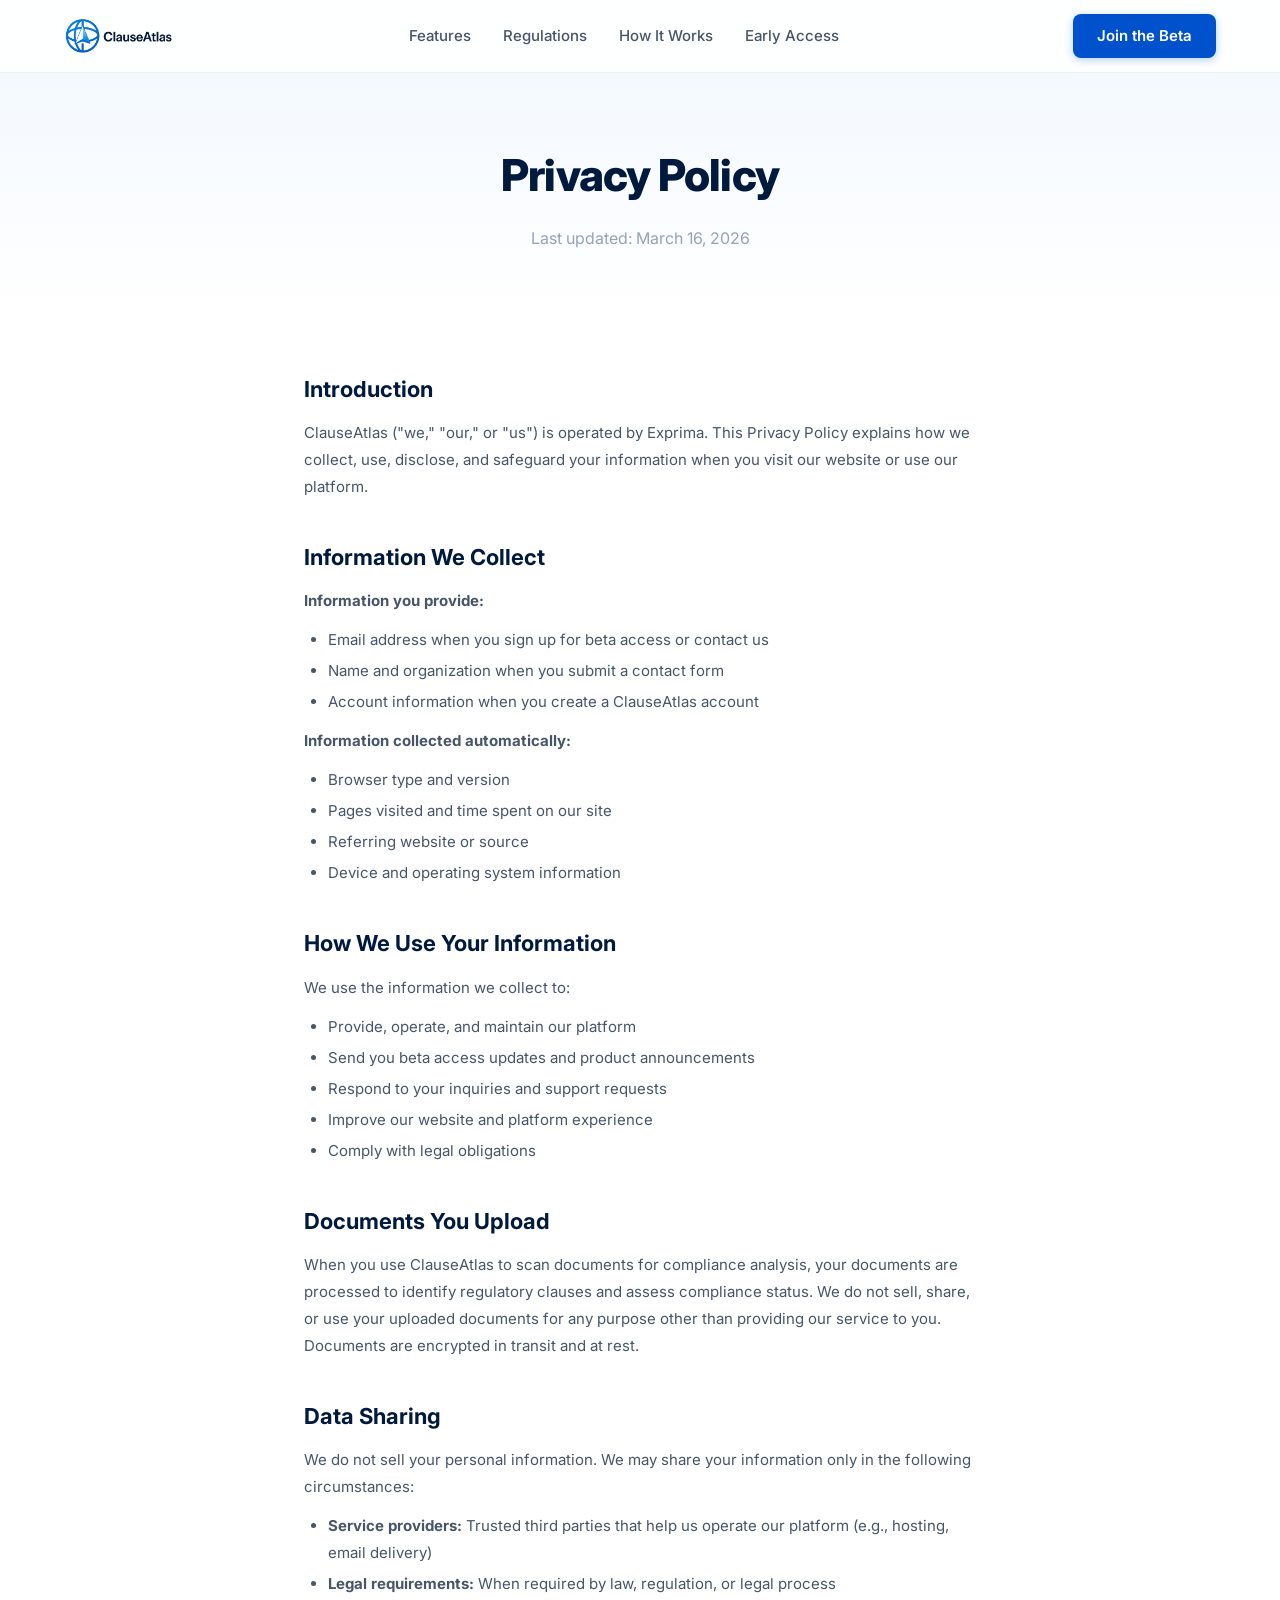
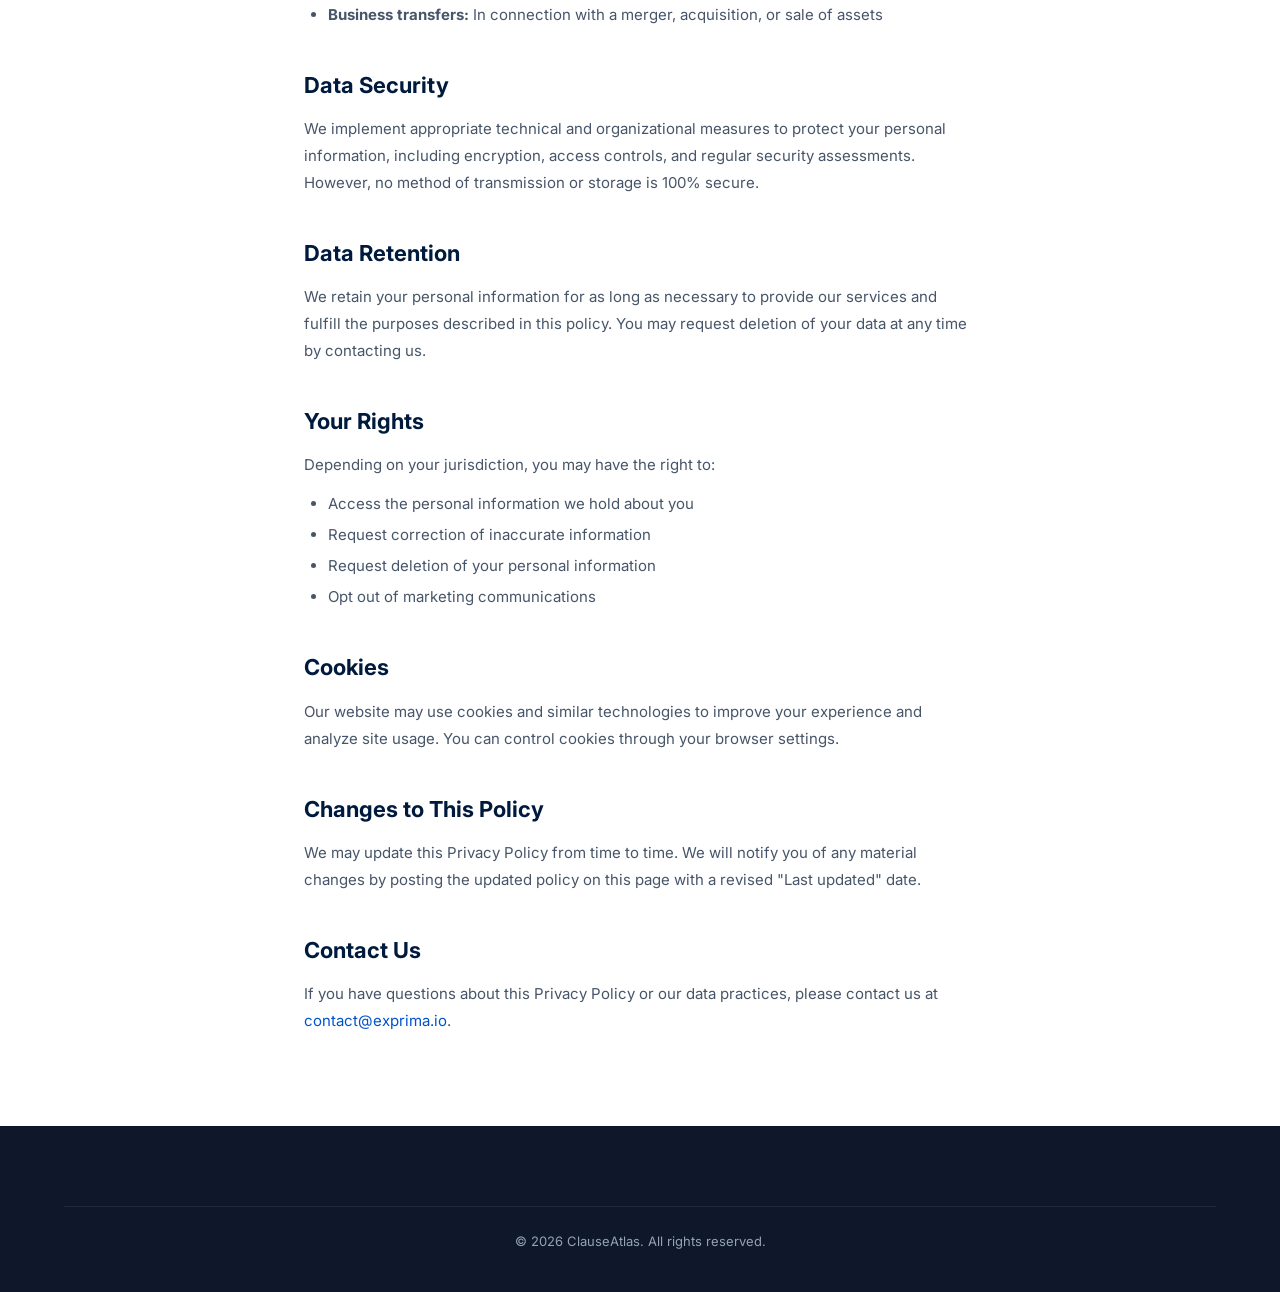
<file: privacy.html>
<!DOCTYPE html>
<html lang="en">
<head>
    <meta charset="UTF-8">
    <meta name="viewport" content="width=device-width, initial-scale=1.0">
    <title>Privacy Policy — ClauseAtlas</title>
    <meta name="description" content="ClauseAtlas privacy policy. Learn how we collect, use, and protect your information.">
    <link rel="preconnect" href="https://fonts.googleapis.com">
    <link rel="preconnect" href="https://fonts.gstatic.com" crossorigin>
    <link href="https://fonts.googleapis.com/css2?family=Inter:wght@400;500;600;700;800;900&display=swap" rel="stylesheet">
    <link rel="stylesheet" href="styles.css">
    <link rel="icon" type="image/svg+xml" href="favicon.svg">
    <style>
        .page-hero {
            padding: 140px 24px 60px;
            background: linear-gradient(180deg, var(--blue-50) 0%, var(--white) 100%);
            text-align: center;
        }
        .page-hero h1 {
            font-size: 2.75rem;
            font-weight: 800;
            color: var(--blue-900);
            letter-spacing: -0.02em;
            margin-bottom: 16px;
        }
        .page-hero p {
            font-size: 1rem;
            color: var(--gray-400);
        }
        .page-content {
            max-width: 720px;
            margin: 0 auto;
            padding: 60px 24px 80px;
        }
        .page-content h2 {
            font-size: 1.375rem;
            font-weight: 700;
            color: var(--blue-900);
            margin: 40px 0 12px;
        }
        .page-content h2:first-child { margin-top: 0; }
        .page-content p, .page-content li {
            font-size: 0.9375rem;
            color: var(--gray-600);
            line-height: 1.8;
        }
        .page-content p { margin-bottom: 12px; }
        .page-content ul {
            padding-left: 24px;
            margin-bottom: 12px;
        }
        .page-content ul li { margin-bottom: 4px; }
    </style>
</head>
<body>
    <nav class="nav">
        <div class="nav-container">
            <a href="index.html" class="nav-logo">
                <img src="logo.png" alt="ClauseAtlas" class="logo-img">
            </a>
            <div class="nav-links">
                <a href="index.html#features">Features</a>
                <a href="index.html#frameworks">Regulations</a>
                <a href="index.html#how-it-works">How It Works</a>
                <a href="index.html#early-access">Early Access</a>
            </div>
            <div class="nav-actions">
                <a href="index.html#early-access" class="btn btn-primary">Join the Beta</a>
            </div>
        </div>
    </nav>

    <section class="page-hero">
        <h1>Privacy Policy</h1>
        <p>Last updated: March 16, 2026</p>
    </section>

    <div class="page-content">
        <h2>Introduction</h2>
        <p>ClauseAtlas ("we," "our," or "us") is operated by Exprima. This Privacy Policy explains how we collect, use, disclose, and safeguard your information when you visit our website or use our platform.</p>

        <h2>Information We Collect</h2>
        <p><strong>Information you provide:</strong></p>
        <ul>
            <li>Email address when you sign up for beta access or contact us</li>
            <li>Name and organization when you submit a contact form</li>
            <li>Account information when you create a ClauseAtlas account</li>
        </ul>
        <p><strong>Information collected automatically:</strong></p>
        <ul>
            <li>Browser type and version</li>
            <li>Pages visited and time spent on our site</li>
            <li>Referring website or source</li>
            <li>Device and operating system information</li>
        </ul>

        <h2>How We Use Your Information</h2>
        <p>We use the information we collect to:</p>
        <ul>
            <li>Provide, operate, and maintain our platform</li>
            <li>Send you beta access updates and product announcements</li>
            <li>Respond to your inquiries and support requests</li>
            <li>Improve our website and platform experience</li>
            <li>Comply with legal obligations</li>
        </ul>

        <h2>Documents You Upload</h2>
        <p>When you use ClauseAtlas to scan documents for compliance analysis, your documents are processed to identify regulatory clauses and assess compliance status. We do not sell, share, or use your uploaded documents for any purpose other than providing our service to you. Documents are encrypted in transit and at rest.</p>

        <h2>Data Sharing</h2>
        <p>We do not sell your personal information. We may share your information only in the following circumstances:</p>
        <ul>
            <li><strong>Service providers:</strong> Trusted third parties that help us operate our platform (e.g., hosting, email delivery)</li>
            <li><strong>Legal requirements:</strong> When required by law, regulation, or legal process</li>
            <li><strong>Business transfers:</strong> In connection with a merger, acquisition, or sale of assets</li>
        </ul>

        <h2>Data Security</h2>
        <p>We implement appropriate technical and organizational measures to protect your personal information, including encryption, access controls, and regular security assessments. However, no method of transmission or storage is 100% secure.</p>

        <h2>Data Retention</h2>
        <p>We retain your personal information for as long as necessary to provide our services and fulfill the purposes described in this policy. You may request deletion of your data at any time by contacting us.</p>

        <h2>Your Rights</h2>
        <p>Depending on your jurisdiction, you may have the right to:</p>
        <ul>
            <li>Access the personal information we hold about you</li>
            <li>Request correction of inaccurate information</li>
            <li>Request deletion of your personal information</li>
            <li>Opt out of marketing communications</li>
        </ul>

        <h2>Cookies</h2>
        <p>Our website may use cookies and similar technologies to improve your experience and analyze site usage. You can control cookies through your browser settings.</p>

        <h2>Changes to This Policy</h2>
        <p>We may update this Privacy Policy from time to time. We will notify you of any material changes by posting the updated policy on this page with a revised "Last updated" date.</p>

        <h2>Contact Us</h2>
        <p>If you have questions about this Privacy Policy or our data practices, please contact us at <a href="mailto:contact@exprima.io" style="color: var(--blue-600);">contact@exprima.io</a>.</p>
    </div>

    <footer class="footer">
        <div class="container">
            <div class="footer-bottom">
                <p>&copy; 2026 ClauseAtlas. All rights reserved.</p>
            </div>
        </div>
    </footer>
</body>
</html>
</file>
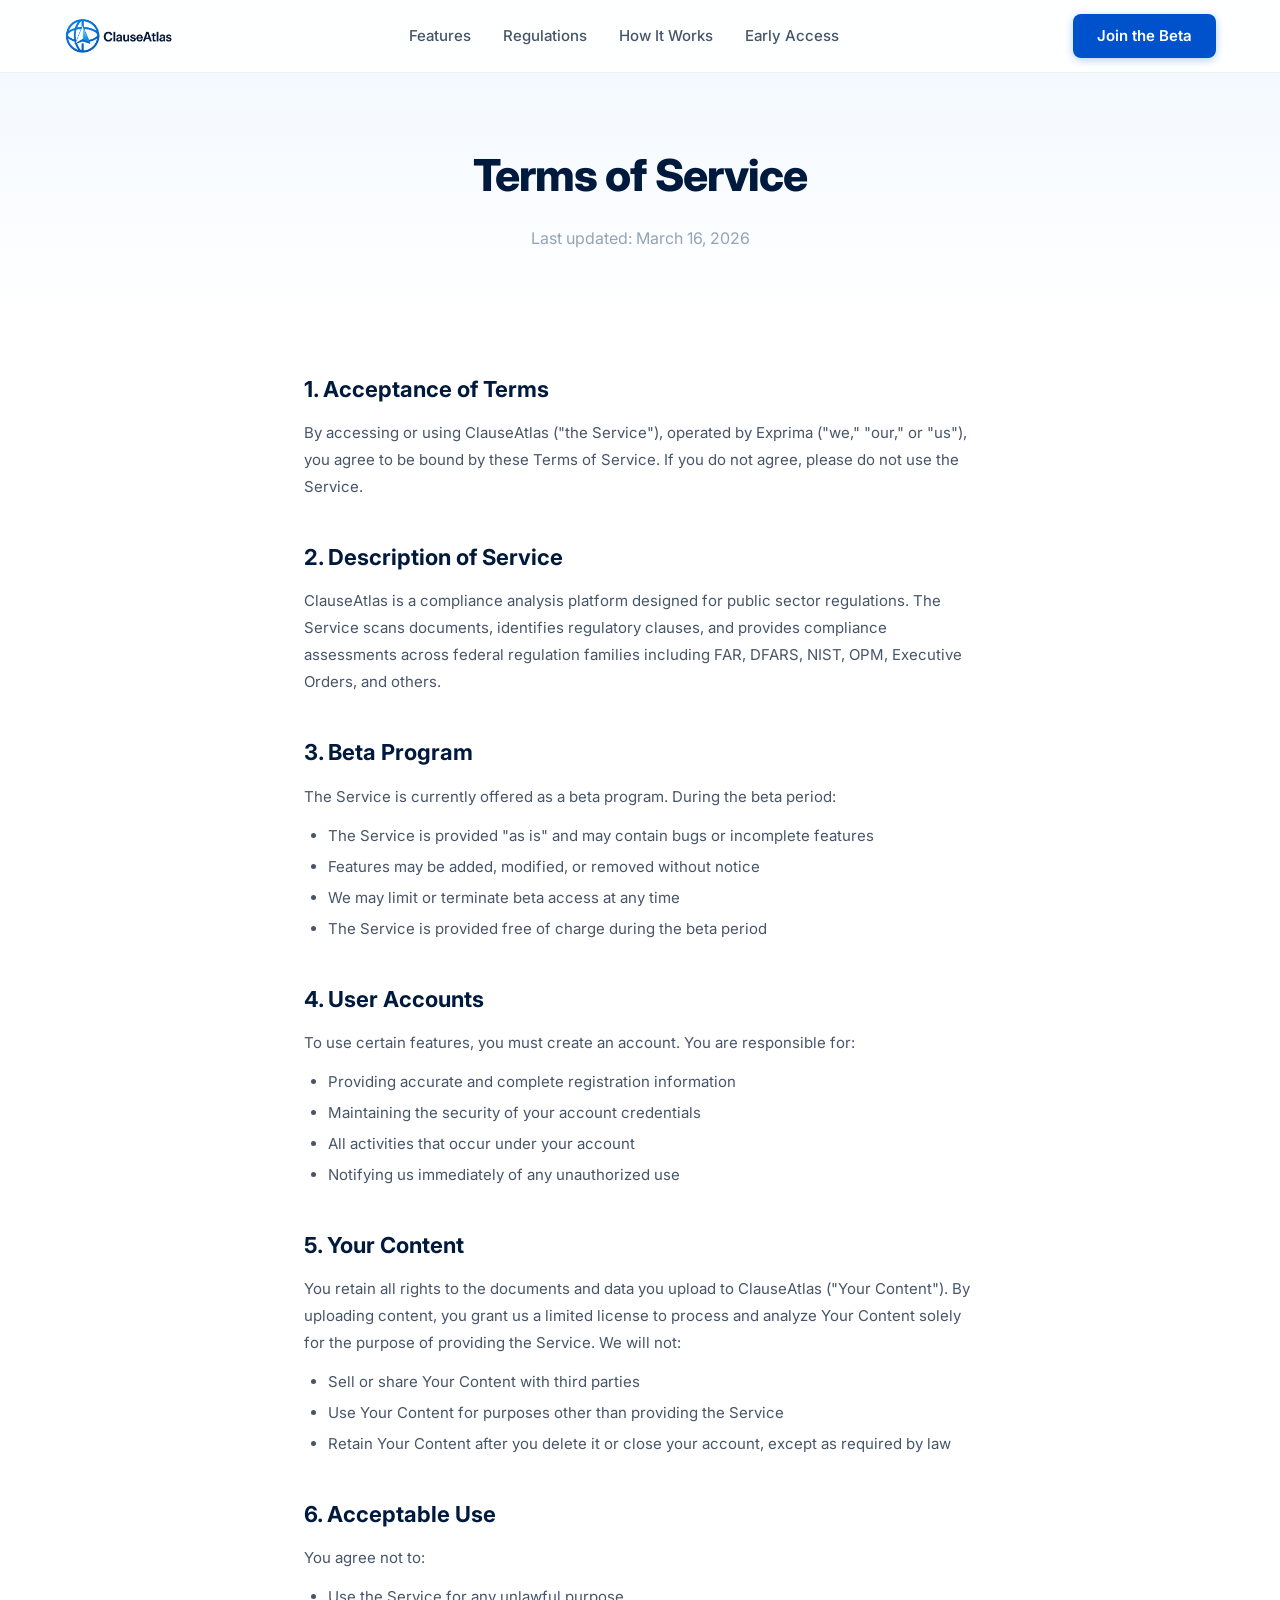
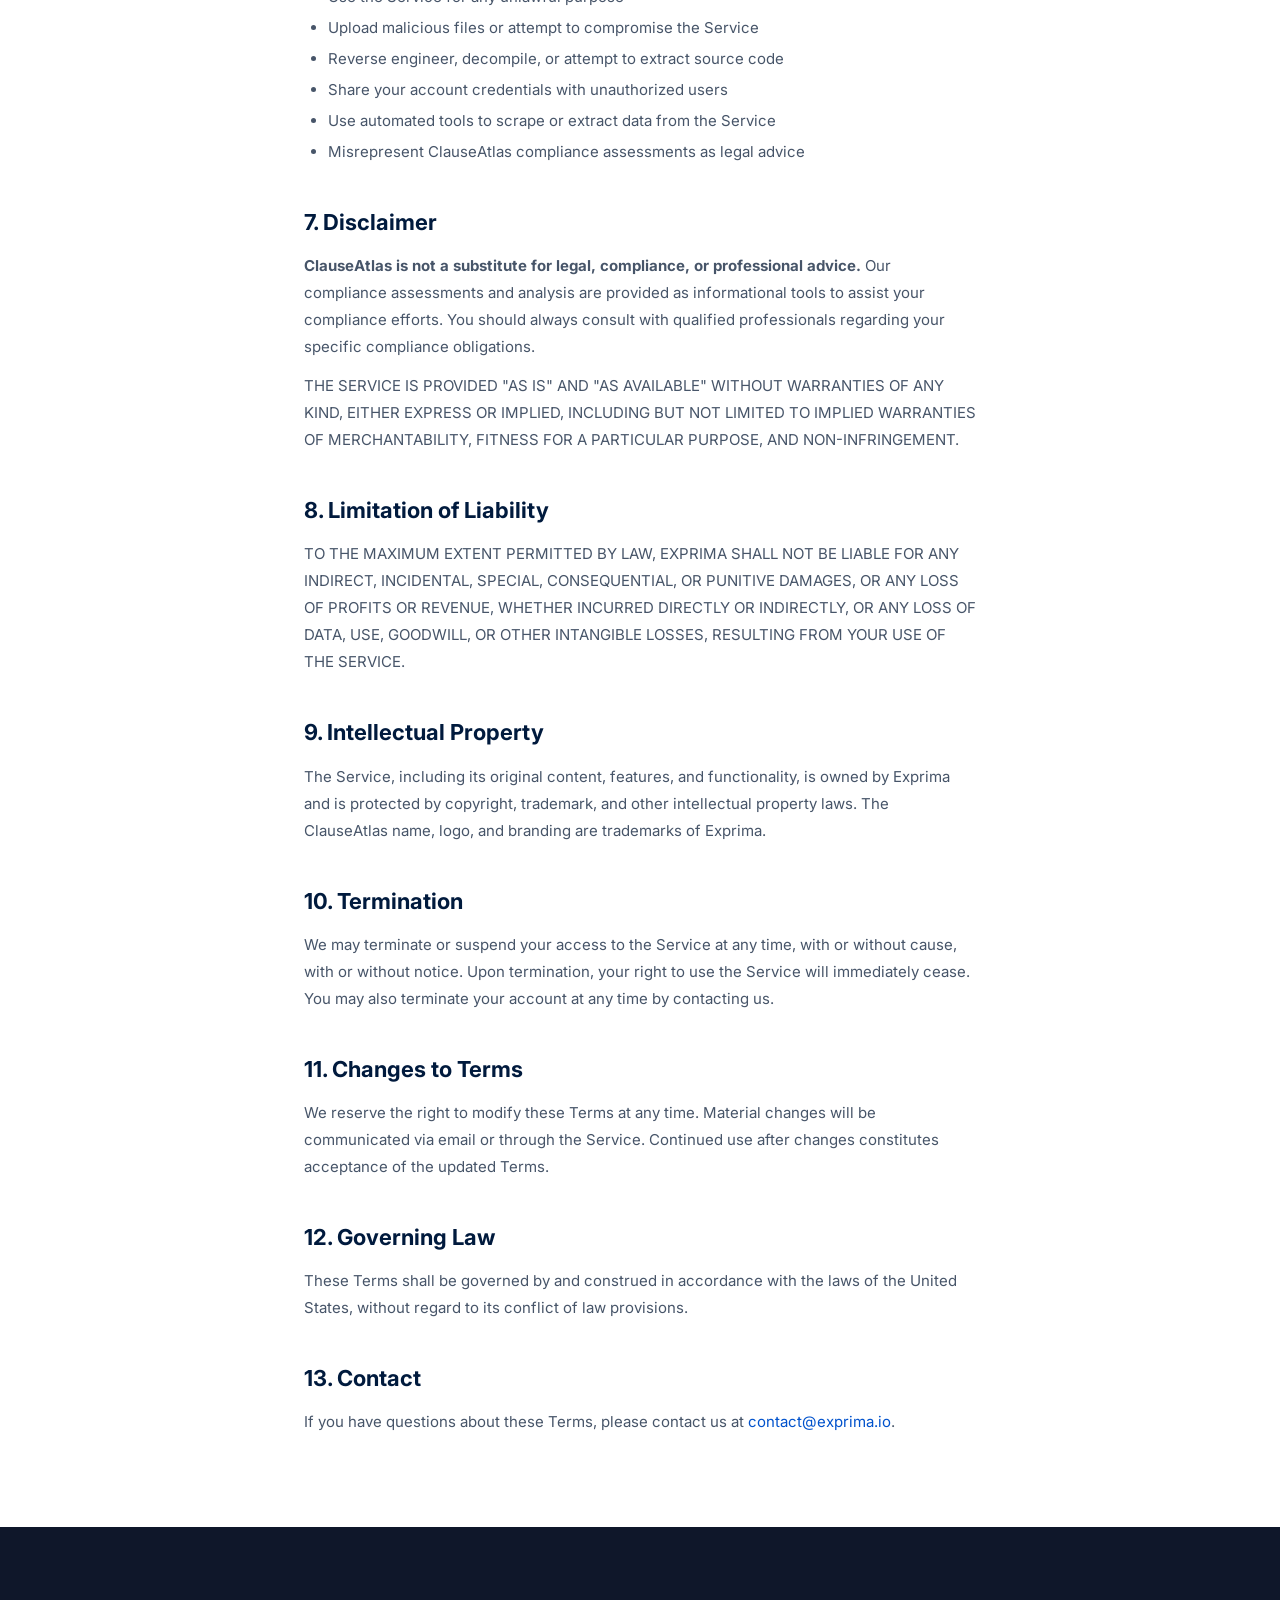
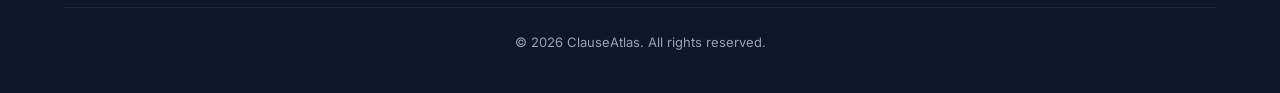
<file: terms.html>
<!DOCTYPE html>
<html lang="en">
<head>
    <meta charset="UTF-8">
    <meta name="viewport" content="width=device-width, initial-scale=1.0">
    <title>Terms of Service — ClauseAtlas</title>
    <meta name="description" content="ClauseAtlas terms of service. Read the terms and conditions for using our public sector compliance platform.">
    <link rel="preconnect" href="https://fonts.googleapis.com">
    <link rel="preconnect" href="https://fonts.gstatic.com" crossorigin>
    <link href="https://fonts.googleapis.com/css2?family=Inter:wght@400;500;600;700;800;900&display=swap" rel="stylesheet">
    <link rel="stylesheet" href="styles.css">
    <link rel="icon" type="image/svg+xml" href="favicon.svg">
    <style>
        .page-hero {
            padding: 140px 24px 60px;
            background: linear-gradient(180deg, var(--blue-50) 0%, var(--white) 100%);
            text-align: center;
        }
        .page-hero h1 {
            font-size: 2.75rem;
            font-weight: 800;
            color: var(--blue-900);
            letter-spacing: -0.02em;
            margin-bottom: 16px;
        }
        .page-hero p {
            font-size: 1rem;
            color: var(--gray-400);
        }
        .page-content {
            max-width: 720px;
            margin: 0 auto;
            padding: 60px 24px 80px;
        }
        .page-content h2 {
            font-size: 1.375rem;
            font-weight: 700;
            color: var(--blue-900);
            margin: 40px 0 12px;
        }
        .page-content h2:first-child { margin-top: 0; }
        .page-content p, .page-content li {
            font-size: 0.9375rem;
            color: var(--gray-600);
            line-height: 1.8;
        }
        .page-content p { margin-bottom: 12px; }
        .page-content ul, .page-content ol {
            padding-left: 24px;
            margin-bottom: 12px;
        }
        .page-content li { margin-bottom: 4px; }
    </style>
</head>
<body>
    <nav class="nav">
        <div class="nav-container">
            <a href="index.html" class="nav-logo">
                <img src="logo.png" alt="ClauseAtlas" class="logo-img">
            </a>
            <div class="nav-links">
                <a href="index.html#features">Features</a>
                <a href="index.html#frameworks">Regulations</a>
                <a href="index.html#how-it-works">How It Works</a>
                <a href="index.html#early-access">Early Access</a>
            </div>
            <div class="nav-actions">
                <a href="index.html#early-access" class="btn btn-primary">Join the Beta</a>
            </div>
        </div>
    </nav>

    <section class="page-hero">
        <h1>Terms of Service</h1>
        <p>Last updated: March 16, 2026</p>
    </section>

    <div class="page-content">
        <h2>1. Acceptance of Terms</h2>
        <p>By accessing or using ClauseAtlas ("the Service"), operated by Exprima ("we," "our," or "us"), you agree to be bound by these Terms of Service. If you do not agree, please do not use the Service.</p>

        <h2>2. Description of Service</h2>
        <p>ClauseAtlas is a compliance analysis platform designed for public sector regulations. The Service scans documents, identifies regulatory clauses, and provides compliance assessments across federal regulation families including FAR, DFARS, NIST, OPM, Executive Orders, and others.</p>

        <h2>3. Beta Program</h2>
        <p>The Service is currently offered as a beta program. During the beta period:</p>
        <ul>
            <li>The Service is provided "as is" and may contain bugs or incomplete features</li>
            <li>Features may be added, modified, or removed without notice</li>
            <li>We may limit or terminate beta access at any time</li>
            <li>The Service is provided free of charge during the beta period</li>
        </ul>

        <h2>4. User Accounts</h2>
        <p>To use certain features, you must create an account. You are responsible for:</p>
        <ul>
            <li>Providing accurate and complete registration information</li>
            <li>Maintaining the security of your account credentials</li>
            <li>All activities that occur under your account</li>
            <li>Notifying us immediately of any unauthorized use</li>
        </ul>

        <h2>5. Your Content</h2>
        <p>You retain all rights to the documents and data you upload to ClauseAtlas ("Your Content"). By uploading content, you grant us a limited license to process and analyze Your Content solely for the purpose of providing the Service. We will not:</p>
        <ul>
            <li>Sell or share Your Content with third parties</li>
            <li>Use Your Content for purposes other than providing the Service</li>
            <li>Retain Your Content after you delete it or close your account, except as required by law</li>
        </ul>

        <h2>6. Acceptable Use</h2>
        <p>You agree not to:</p>
        <ul>
            <li>Use the Service for any unlawful purpose</li>
            <li>Upload malicious files or attempt to compromise the Service</li>
            <li>Reverse engineer, decompile, or attempt to extract source code</li>
            <li>Share your account credentials with unauthorized users</li>
            <li>Use automated tools to scrape or extract data from the Service</li>
            <li>Misrepresent ClauseAtlas compliance assessments as legal advice</li>
        </ul>

        <h2>7. Disclaimer</h2>
        <p><strong>ClauseAtlas is not a substitute for legal, compliance, or professional advice.</strong> Our compliance assessments and analysis are provided as informational tools to assist your compliance efforts. You should always consult with qualified professionals regarding your specific compliance obligations.</p>
        <p>THE SERVICE IS PROVIDED "AS IS" AND "AS AVAILABLE" WITHOUT WARRANTIES OF ANY KIND, EITHER EXPRESS OR IMPLIED, INCLUDING BUT NOT LIMITED TO IMPLIED WARRANTIES OF MERCHANTABILITY, FITNESS FOR A PARTICULAR PURPOSE, AND NON-INFRINGEMENT.</p>

        <h2>8. Limitation of Liability</h2>
        <p>TO THE MAXIMUM EXTENT PERMITTED BY LAW, EXPRIMA SHALL NOT BE LIABLE FOR ANY INDIRECT, INCIDENTAL, SPECIAL, CONSEQUENTIAL, OR PUNITIVE DAMAGES, OR ANY LOSS OF PROFITS OR REVENUE, WHETHER INCURRED DIRECTLY OR INDIRECTLY, OR ANY LOSS OF DATA, USE, GOODWILL, OR OTHER INTANGIBLE LOSSES, RESULTING FROM YOUR USE OF THE SERVICE.</p>

        <h2>9. Intellectual Property</h2>
        <p>The Service, including its original content, features, and functionality, is owned by Exprima and is protected by copyright, trademark, and other intellectual property laws. The ClauseAtlas name, logo, and branding are trademarks of Exprima.</p>

        <h2>10. Termination</h2>
        <p>We may terminate or suspend your access to the Service at any time, with or without cause, with or without notice. Upon termination, your right to use the Service will immediately cease. You may also terminate your account at any time by contacting us.</p>

        <h2>11. Changes to Terms</h2>
        <p>We reserve the right to modify these Terms at any time. Material changes will be communicated via email or through the Service. Continued use after changes constitutes acceptance of the updated Terms.</p>

        <h2>12. Governing Law</h2>
        <p>These Terms shall be governed by and construed in accordance with the laws of the United States, without regard to its conflict of law provisions.</p>

        <h2>13. Contact</h2>
        <p>If you have questions about these Terms, please contact us at <a href="mailto:contact@exprima.io" style="color: var(--blue-600);">contact@exprima.io</a>.</p>
    </div>

    <footer class="footer">
        <div class="container">
            <div class="footer-bottom">
                <p>&copy; 2026 ClauseAtlas. All rights reserved.</p>
            </div>
        </div>
    </footer>
</body>
</html>
</file>
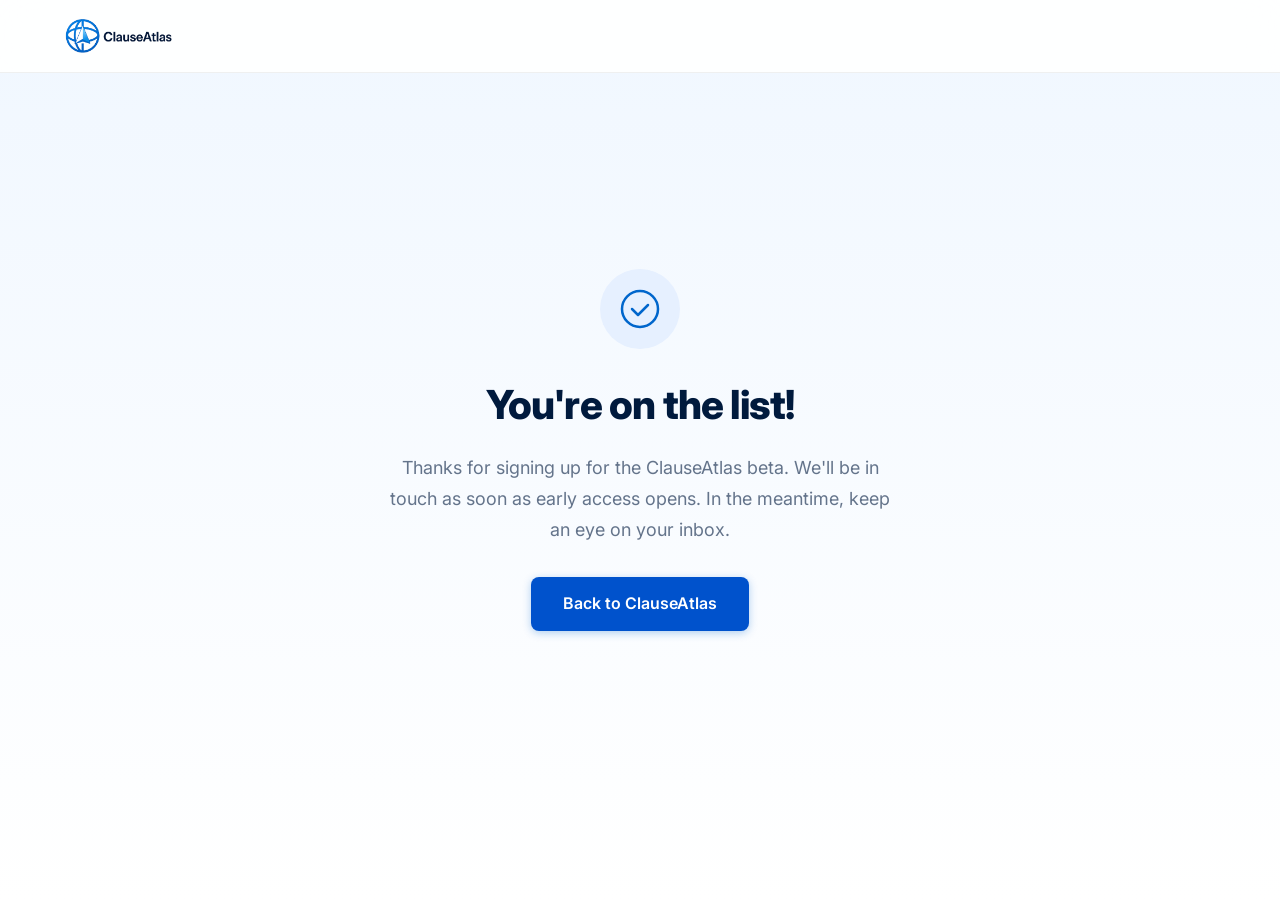
<file: thank-you.html>
<!DOCTYPE html>
<html lang="en">
<head>
    <meta charset="UTF-8">
    <meta name="viewport" content="width=device-width, initial-scale=1.0">
    <title>Thank You — ClauseAtlas</title>
    <link rel="preconnect" href="https://fonts.googleapis.com">
    <link rel="preconnect" href="https://fonts.gstatic.com" crossorigin>
    <link href="https://fonts.googleapis.com/css2?family=Inter:wght@400;500;600;700;800;900&display=swap" rel="stylesheet">
    <link rel="stylesheet" href="styles.css">
    <link rel="icon" type="image/svg+xml" href="favicon.svg">
    <style>
        .thank-you {
            min-height: 100vh;
            display: flex;
            align-items: center;
            justify-content: center;
            text-align: center;
            padding: 40px 24px;
            background: linear-gradient(180deg, var(--blue-50) 0%, var(--white) 100%);
        }
        .thank-you-content {
            max-width: 520px;
        }
        .thank-you-icon {
            width: 80px;
            height: 80px;
            background: var(--blue-100);
            border-radius: 50%;
            display: flex;
            align-items: center;
            justify-content: center;
            margin: 0 auto 24px;
        }
        .thank-you-content h1 {
            font-size: 2.5rem;
            font-weight: 800;
            color: var(--blue-900);
            margin-bottom: 16px;
            letter-spacing: -0.02em;
        }
        .thank-you-content p {
            font-size: 1.125rem;
            color: var(--gray-500);
            line-height: 1.7;
            margin-bottom: 32px;
        }
    </style>
</head>
<body>
    <nav class="nav">
        <div class="nav-container">
            <a href="index.html" class="nav-logo">
                <img src="logo.png" alt="ClauseAtlas" class="logo-img">
            </a>
        </div>
    </nav>
    <section class="thank-you">
        <div class="thank-you-content">
            <div class="thank-you-icon">
                <svg width="40" height="40" viewBox="0 0 40 40" fill="none">
                    <circle cx="20" cy="20" r="18" stroke="#0066CC" stroke-width="2.5"/>
                    <path d="M12 20l6 6 10-10" stroke="#0066CC" stroke-width="2.5" stroke-linecap="round" stroke-linejoin="round"/>
                </svg>
            </div>
            <h1>You're on the list!</h1>
            <p>Thanks for signing up for the ClauseAtlas beta. We'll be in touch as soon as early access opens. In the meantime, keep an eye on your inbox.</p>
            <a href="index.html" class="btn btn-primary btn-lg">Back to ClauseAtlas</a>
        </div>
    </section>
</body>
</html>
</file>
<file: styles.css>
/* ===== Reset & Base ===== */
*, *::before, *::after {
    margin: 0;
    padding: 0;
    box-sizing: border-box;
}

:root {
    --blue-900: #001A3D;
    --blue-800: #002B5C;
    --blue-700: #003D82;
    --blue-600: #0052CC;
    --blue-500: #0066CC;
    --blue-400: #3388DD;
    --blue-300: #66AAEE;
    --blue-200: #99CCFF;
    --blue-100: #E6F0FF;
    --blue-50: #F0F7FF;
    --accent: #0066CC;
    --accent-dark: #0052CC;
    --white: #ffffff;
    --gray-50: #f8fafc;
    --gray-100: #f1f5f9;
    --gray-200: #e2e8f0;
    --gray-300: #cbd5e1;
    --gray-400: #94a3b8;
    --gray-500: #64748b;
    --gray-600: #475569;
    --gray-700: #334155;
    --gray-800: #1e293b;
    --gray-900: #0f172a;
    --red: #ef4444;
    --yellow: #f59e0b;
    --green: #10b981;
    --purple: #7c3aed;
    --orange: #ea580c;
    --radius: 12px;
    --radius-sm: 8px;
    --radius-lg: 20px;
    --shadow: 0 1px 3px rgba(0,0,0,0.08), 0 4px 12px rgba(0,0,0,0.04);
    --shadow-lg: 0 4px 16px rgba(0,0,0,0.12), 0 12px 40px rgba(0,0,0,0.08);
    --shadow-xl: 0 8px 32px rgba(0,0,0,0.16), 0 20px 60px rgba(0,0,0,0.12);
}

html {
    scroll-behavior: smooth;
    -webkit-font-smoothing: antialiased;
    -moz-osx-font-smoothing: grayscale;
}

body {
    font-family: 'Inter', -apple-system, BlinkMacSystemFont, sans-serif;
    color: var(--gray-800);
    background: var(--white);
    line-height: 1.6;
    overflow-x: hidden;
}

.container {
    max-width: 1200px;
    margin: 0 auto;
    padding: 0 24px;
}

a { text-decoration: none; color: inherit; }

/* ===== Buttons ===== */
.btn {
    display: inline-flex;
    align-items: center;
    justify-content: center;
    padding: 10px 24px;
    border-radius: var(--radius-sm);
    font-weight: 600;
    font-size: 0.9375rem;
    transition: all 0.2s ease;
    cursor: pointer;
    border: none;
    font-family: inherit;
}

.btn-primary {
    background: var(--blue-600);
    color: var(--white);
    box-shadow: 0 2px 8px rgba(0, 102, 204, 0.3);
}
.btn-primary:hover {
    background: var(--blue-700);
    box-shadow: 0 4px 20px rgba(0, 102, 204, 0.4);
    transform: translateY(-1px);
}

.btn-outline {
    border: 1.5px solid var(--gray-300);
    color: var(--gray-700);
    background: transparent;
}
.btn-outline:hover {
    border-color: var(--blue-500);
    color: var(--blue-700);
}

.btn-ghost { color: var(--gray-600); background: transparent; }
.btn-ghost:hover { color: var(--blue-700); }

.btn-lg { padding: 14px 32px; font-size: 1rem; }
.btn-full { width: 100%; }

/* ===== Navigation ===== */
.nav {
    position: fixed;
    top: 0; left: 0; right: 0;
    z-index: 1000;
    background: rgba(255,255,255,0.9);
    backdrop-filter: blur(20px);
    -webkit-backdrop-filter: blur(20px);
    border-bottom: 1px solid rgba(0,0,0,0.06);
    transition: all 0.3s ease;
}
.nav.scrolled { box-shadow: 0 1px 12px rgba(0,0,0,0.08); }

.nav-container {
    max-width: 1200px;
    margin: 0 auto;
    padding: 0 24px;
    display: flex;
    align-items: center;
    justify-content: space-between;
    height: 72px;
}

.nav-logo {
    display: flex;
    align-items: center;
    gap: 10px;
}

.logo-img {
    height: 36px;
    width: auto;
}

.nav-links { display: flex; gap: 32px; }
.nav-links a {
    font-size: 0.9375rem;
    font-weight: 500;
    color: var(--gray-600);
    transition: color 0.2s;
}
.nav-links a:hover { color: var(--blue-700); }

.nav-actions { display: flex; align-items: center; gap: 12px; }

.mobile-toggle {
    display: none;
    flex-direction: column;
    gap: 5px;
    background: none;
    border: none;
    cursor: pointer;
    padding: 4px;
}
.mobile-toggle span {
    display: block;
    width: 24px;
    height: 2px;
    background: var(--blue-900);
    border-radius: 2px;
    transition: all 0.3s ease;
}

/* ===== Hero ===== */
.hero {
    position: relative;
    padding: 160px 0 60px;
    overflow: hidden;
    min-height: 100vh;
}

.hero-bg {
    position: absolute;
    inset: 0;
    z-index: 0;
}

.hero-gradient {
    position: absolute;
    inset: 0;
    background: linear-gradient(180deg, var(--blue-50) 0%, #eef6ff 30%, var(--white) 80%);
}

.hero-grid {
    position: absolute;
    inset: 0;
    background-image:
        linear-gradient(rgba(0,102,204,0.04) 1px, transparent 1px),
        linear-gradient(90deg, rgba(0,102,204,0.04) 1px, transparent 1px);
    background-size: 60px 60px;
    mask-image: radial-gradient(ellipse at center, black 30%, transparent 70%);
    -webkit-mask-image: radial-gradient(ellipse at center, black 30%, transparent 70%);
}

/* Floating regulation tags */
.floating-tags {
    position: absolute;
    inset: 0;
    pointer-events: none;
    z-index: 0;
}

.float-tag {
    position: absolute;
    left: var(--x);
    top: var(--y);
    padding: 6px 14px;
    background: rgba(0, 102, 204, 0.06);
    border: 1px solid rgba(0, 102, 204, 0.1);
    border-radius: 100px;
    font-size: 0.75rem;
    font-weight: 600;
    color: var(--blue-400);
    animation: float-tag 8s ease-in-out infinite;
    animation-delay: var(--delay);
}

@keyframes float-tag {
    0%, 100% { transform: translateY(0) rotate(0deg); opacity: 0.5; }
    25% { transform: translateY(-12px) rotate(1deg); opacity: 0.7; }
    50% { transform: translateY(-6px) rotate(-1deg); opacity: 0.4; }
    75% { transform: translateY(-15px) rotate(0.5deg); opacity: 0.65; }
}

.hero-content {
    position: relative;
    z-index: 1;
    text-align: center;
    max-width: 820px;
    margin: 0 auto;
    padding: 0 24px;
}

.hero-badge {
    display: inline-flex;
    align-items: center;
    gap: 8px;
    padding: 8px 20px;
    background: rgba(0, 102, 204, 0.08);
    border: 1px solid rgba(0, 102, 204, 0.15);
    border-radius: 100px;
    font-size: 0.875rem;
    font-weight: 500;
    color: var(--blue-700);
    margin-bottom: 32px;
}

.badge-dot {
    width: 8px;
    height: 8px;
    background: var(--blue-500);
    border-radius: 50%;
    animation: pulse-dot 2s infinite;
}

@keyframes pulse-dot {
    0%, 100% { opacity: 1; }
    50% { opacity: 0.4; }
}

.hero h1 {
    font-size: 3.75rem;
    font-weight: 800;
    line-height: 1.1;
    color: var(--blue-900);
    letter-spacing: -0.025em;
    margin-bottom: 24px;
}

.text-gradient {
    background: linear-gradient(135deg, var(--blue-600) 0%, var(--blue-400) 100%);
    -webkit-background-clip: text;
    -webkit-text-fill-color: transparent;
    background-clip: text;
}

.hero-sub {
    font-size: 1.1875rem;
    line-height: 1.7;
    color: var(--gray-600);
    max-width: 660px;
    margin: 0 auto 40px;
}

.hero-ctas {
    display: flex;
    gap: 16px;
    justify-content: center;
    margin-bottom: 48px;
}

.hero-stats {
    display: flex;
    justify-content: center;
    align-items: center;
    gap: 32px;
}

.stat { display: flex; flex-direction: column; align-items: center; }
.stat-num { font-size: 2rem; font-weight: 800; color: var(--blue-900); }
.stat-label {
    font-size: 0.8125rem;
    color: var(--gray-500);
    font-weight: 500;
    text-transform: uppercase;
    letter-spacing: 0.05em;
}
.stat-divider { width: 1px; height: 40px; background: var(--gray-200); }

/* ===== App Demo ===== */
.hero-demo {
    position: relative;
    z-index: 1;
    max-width: 960px;
    margin: 64px auto 0;
    padding: 0 24px;
}

.demo-tagline {
    text-align: center;
    font-size: 1.1rem;
    color: var(--gray-500);
    max-width: 640px;
    margin: 0 auto 28px;
    line-height: 1.6;
    font-weight: 400;
}

.demo-window {
    background: var(--white);
    border-radius: var(--radius-lg);
    box-shadow: var(--shadow-xl);
    border: 1px solid var(--gray-200);
    overflow: hidden;
}

.demo-titlebar {
    display: flex;
    align-items: center;
    gap: 12px;
    padding: 12px 16px;
    background: var(--gray-50);
    border-bottom: 1px solid var(--gray-200);
}

.demo-dots { display: flex; gap: 6px; }
.demo-dots span { width: 10px; height: 10px; border-radius: 50%; }
.demo-dots span:nth-child(1) { background: #ef4444; }
.demo-dots span:nth-child(2) { background: #f59e0b; }
.demo-dots span:nth-child(3) { background: #22c55e; }

.demo-url {
    font-size: 0.75rem;
    color: var(--gray-400);
    background: var(--white);
    padding: 4px 16px;
    border-radius: 6px;
    border: 1px solid var(--gray-200);
    flex: 1;
    text-align: center;
}

.demo-body {
    display: flex;
    min-height: 380px;
}

.demo-sidebar {
    width: 160px;
    background: var(--blue-900);
    padding: 16px 0;
    flex-shrink: 0;
}

.demo-sidebar-logo {
    padding: 0 16px 16px;
    border-bottom: 1px solid rgba(255,255,255,0.08);
    margin-bottom: 8px;
}

.demo-sidebar-img {
    height: 24px;
    filter: brightness(0) invert(1);
}

.demo-nav-item {
    display: flex;
    align-items: center;
    gap: 10px;
    padding: 10px 20px;
    font-size: 0.8125rem;
    color: rgba(255,255,255,0.5);
    cursor: pointer;
    transition: all 0.3s ease;
    border-left: 2px solid transparent;
}

.demo-nav-item.active {
    color: var(--white);
    background: rgba(255,255,255,0.08);
    border-left-color: var(--blue-400);
}

.demo-nav-item:hover:not(.active) {
    color: rgba(255,255,255,0.75);
}

/* Demo Screens */
.demo-screen {
    flex: 1;
    padding: 24px;
    background: var(--gray-50);
    display: none;
    animation: screen-fade 0.4s ease;
}

.demo-screen.active {
    display: block;
}

@keyframes screen-fade {
    from { opacity: 0; transform: translateY(8px); }
    to { opacity: 1; transform: translateY(0); }
}

.demo-screen-header {
    display: flex;
    justify-content: space-between;
    align-items: center;
    margin-bottom: 20px;
}

.demo-screen-header h3 {
    font-size: 1rem;
    font-weight: 700;
    color: var(--blue-900);
}

.demo-badge-progress {
    padding: 4px 12px;
    border-radius: 100px;
    font-size: 0.6875rem;
    font-weight: 600;
    background: rgba(0,102,204,0.1);
    color: var(--blue-600);
    animation: pulse-dot 1.5s infinite;
}

.demo-badge-done {
    padding: 4px 12px;
    border-radius: 100px;
    font-size: 0.6875rem;
    font-weight: 600;
    background: rgba(16,185,129,0.1);
    color: var(--green);
}

/* Upload Screen */
.demo-upload-zone {
    display: flex;
    flex-direction: column;
    align-items: center;
    gap: 8px;
    padding: 40px 24px;
    border: 2px dashed var(--gray-300);
    border-radius: var(--radius);
    background: var(--white);
    text-align: center;
}

.demo-upload-text {
    font-size: 0.9375rem;
    font-weight: 600;
    color: var(--gray-700);
}

.demo-upload-sub {
    font-size: 0.75rem;
    color: var(--gray-400);
}

.demo-upload-file {
    display: flex;
    align-items: center;
    gap: 8px;
    margin-top: 16px;
    padding: 10px 16px;
    background: var(--blue-50);
    border: 1px solid var(--blue-200);
    border-radius: var(--radius-sm);
    font-size: 0.8125rem;
    font-weight: 500;
    color: var(--blue-700);
}

.demo-upload-size {
    color: var(--gray-400);
    font-weight: 400;
    margin-left: 8px;
}

/* Scan Screen */
.demo-scan-content {
    display: flex;
    flex-direction: column;
    gap: 20px;
}

.demo-doc-preview {
    background: var(--white);
    border: 1px solid var(--gray-200);
    border-radius: var(--radius-sm);
    padding: 16px;
    font-family: 'Courier New', monospace;
}

.demo-doc-line {
    font-size: 0.6875rem;
    padding: 4px 8px;
    margin-bottom: 2px;
    border-radius: 4px;
    color: var(--gray-600);
    line-height: 1.6;
}

.demo-doc-line.highlight {
    background: rgba(0, 102, 204, 0.08);
    color: var(--blue-700);
    font-weight: 600;
    border-left: 3px solid var(--blue-500);
}

.demo-doc-line.dim {
    color: var(--gray-400);
}

.demo-scan-progress {
    display: flex;
    flex-direction: column;
    gap: 8px;
}

.demo-scan-bar {
    height: 6px;
    background: var(--gray-200);
    border-radius: 100px;
    overflow: hidden;
}

.demo-scan-fill {
    height: 100%;
    width: 0%;
    background: linear-gradient(90deg, var(--blue-500), var(--blue-400));
    border-radius: 100px;
    animation: scan-progress 3s ease forwards;
}

@keyframes scan-progress {
    0% { width: 0%; }
    100% { width: 100%; }
}

.demo-scan-status {
    font-size: 0.75rem;
    color: var(--blue-600);
    font-weight: 500;
}

/* Findings Screen */
.demo-findings-list {
    display: flex;
    flex-direction: column;
    gap: 12px;
}

.demo-finding {
    background: var(--white);
    border: 1px solid var(--gray-200);
    border-radius: var(--radius-sm);
    padding: 14px 16px;
    transition: box-shadow 0.2s;
}

.demo-finding:hover {
    box-shadow: var(--shadow);
}

.demo-finding-header {
    display: flex;
    align-items: center;
    gap: 8px;
    margin-bottom: 6px;
}

.demo-finding-badge {
    padding: 2px 8px;
    border-radius: 4px;
    font-size: 0.625rem;
    font-weight: 700;
    text-transform: uppercase;
}

.demo-finding-badge.dfars { background: #e0e7ff; color: #3730a3; }
.demo-finding-badge.far-b { background: #dbeafe; color: #1e40af; }
.demo-finding-badge.eo-b { background: #fef3c7; color: #92400e; }

.demo-finding-id {
    font-size: 0.8125rem;
    font-weight: 600;
    color: var(--gray-700);
}

.demo-finding-impact {
    margin-left: auto;
    font-size: 0.625rem;
    font-weight: 600;
    padding: 2px 8px;
    border-radius: 100px;
}

.demo-finding-impact.high { background: rgba(239,68,68,0.1); color: var(--red); }
.demo-finding-impact.med { background: rgba(245,158,11,0.1); color: var(--yellow); }

.demo-finding-title {
    font-size: 0.8125rem;
    color: var(--gray-600);
    margin-bottom: 8px;
}

.demo-finding-maps {
    display: flex;
    align-items: center;
    gap: 6px;
    flex-wrap: wrap;
}

.demo-finding-maps > span:first-child {
    font-size: 0.6875rem;
    color: var(--gray-400);
    font-weight: 500;
}

.demo-finding-tag {
    font-size: 0.625rem;
    font-weight: 600;
    padding: 2px 8px;
    background: var(--blue-50);
    color: var(--blue-600);
    border-radius: 100px;
    border: 1px solid var(--blue-100);
}

/* Dashboard Screen */
.demo-dashboard {
    display: flex;
    flex-direction: column;
    gap: 20px;
}

.demo-dash-summary {
    display: flex;
    align-items: center;
    gap: 24px;
    background: var(--white);
    border: 1px solid var(--gray-200);
    border-radius: var(--radius-sm);
    padding: 20px;
}

.demo-dash-circle {
    position: relative;
    width: 100px;
    height: 100px;
    flex-shrink: 0;
}

.demo-progress-ring {
    width: 100%;
    height: 100%;
}

.demo-dash-pct {
    position: absolute;
    inset: 0;
    display: flex;
    align-items: center;
    justify-content: center;
    font-size: 1.5rem;
    font-weight: 800;
    color: var(--blue-900);
}

.demo-dash-meta {
    display: flex;
    gap: 20px;
    flex: 1;
}

.demo-dash-stat {
    display: flex;
    flex-direction: column;
    align-items: center;
    flex: 1;
    padding: 8px;
    border-radius: var(--radius-sm);
    font-size: 0.6875rem;
    color: var(--gray-500);
    font-weight: 500;
}

.demo-dash-stat.green { background: rgba(16,185,129,0.06); }
.demo-dash-stat.yellow { background: rgba(245,158,11,0.06); }
.demo-dash-stat.red { background: rgba(239,68,68,0.06); }

.demo-dash-stat-num {
    font-size: 1.5rem;
    font-weight: 800;
    color: var(--blue-900);
}

.demo-dash-stat.green .demo-dash-stat-num { color: var(--green); }
.demo-dash-stat.yellow .demo-dash-stat-num { color: var(--yellow); }
.demo-dash-stat.red .demo-dash-stat-num { color: var(--red); }

.demo-dash-families {
    background: var(--white);
    border: 1px solid var(--gray-200);
    border-radius: var(--radius-sm);
    padding: 16px;
}

.demo-dash-row {
    display: flex;
    align-items: center;
    gap: 12px;
    padding: 6px 0;
}

.demo-dash-row > span:first-child {
    font-size: 0.75rem;
    color: var(--gray-600);
    width: 100px;
    flex-shrink: 0;
}

.demo-dash-bar {
    flex: 1;
    height: 6px;
    background: var(--gray-100);
    border-radius: 100px;
    overflow: hidden;
}

.demo-dash-bar div {
    height: 100%;
    background: var(--blue-500);
    border-radius: 100px;
    transition: width 1s ease;
}

.demo-dash-bar.warn div {
    background: var(--yellow);
}

.demo-dash-row > span:last-child {
    font-size: 0.75rem;
    font-weight: 600;
    color: var(--gray-500);
    width: 36px;
    text-align: right;
}

.pct-green { color: var(--green) !important; }
.pct-warn { color: var(--yellow) !important; }

/* Demo Step Indicators */
.demo-steps {
    display: flex;
    align-items: center;
    justify-content: center;
    gap: 0;
    padding: 20px 24px;
    background: var(--white);
    border-top: 1px solid var(--gray-200);
}

.demo-step {
    display: flex;
    align-items: center;
    gap: 8px;
    padding: 8px 16px;
    border: none;
    background: none;
    cursor: pointer;
    border-radius: var(--radius-sm);
    transition: all 0.2s;
    font-family: inherit;
}

.demo-step:hover {
    background: var(--gray-50);
}

.demo-step.active {
    background: var(--blue-50);
}

.demo-step-num {
    width: 24px;
    height: 24px;
    border-radius: 50%;
    display: flex;
    align-items: center;
    justify-content: center;
    font-size: 0.75rem;
    font-weight: 700;
    background: var(--gray-200);
    color: var(--gray-500);
    transition: all 0.2s;
}

.demo-step.active .demo-step-num {
    background: var(--blue-600);
    color: var(--white);
}

.demo-step-label {
    font-size: 0.8125rem;
    font-weight: 500;
    color: var(--gray-500);
    transition: color 0.2s;
}

.demo-step.active .demo-step-label {
    color: var(--blue-700);
    font-weight: 600;
}

.demo-step-line {
    width: 32px;
    height: 1px;
    background: var(--gray-200);
}

/* ===== Differentiator Bar ===== */
.diff-bar {
    padding: 80px 0;
    background: var(--blue-900);
    color: var(--white);
}

.diff-content {
    display: grid;
    grid-template-columns: 1fr 1.2fr;
    gap: 64px;
    align-items: center;
}

.diff-text h3 {
    font-size: 1.75rem;
    font-weight: 800;
    margin-bottom: 16px;
    letter-spacing: -0.01em;
}

.diff-text p {
    font-size: 1.0625rem;
    color: rgba(255,255,255,0.65);
    line-height: 1.7;
}

.diff-text strong {
    color: var(--blue-200);
}

.diff-comparison {
    display: grid;
    grid-template-columns: 1fr 1fr;
    gap: 20px;
}

.diff-col {
    padding: 24px;
    border-radius: var(--radius);
}

.diff-col.them {
    background: rgba(255,255,255,0.04);
    border: 1px solid rgba(255,255,255,0.08);
}

.diff-col.us {
    background: rgba(0, 102, 204, 0.15);
    border: 1px solid rgba(0, 102, 204, 0.3);
}

.diff-col-header {
    font-size: 0.75rem;
    font-weight: 700;
    text-transform: uppercase;
    letter-spacing: 0.1em;
    margin-bottom: 16px;
    color: rgba(255,255,255,0.5);
}

.diff-col.us .diff-col-header {
    color: var(--blue-200);
}

.diff-item {
    display: flex;
    align-items: center;
    gap: 8px;
    font-size: 0.875rem;
    padding: 6px 0;
    color: rgba(255,255,255,0.9);
}

.diff-item.faded {
    color: rgba(255,255,255,0.35);
}

.diff-x { color: var(--red); font-weight: 700; font-size: 0.75rem; }
.diff-check { color: var(--blue-300); font-weight: 700; }

/* ===== Section Shared ===== */
.section-header {
    text-align: center;
    max-width: 660px;
    margin: 0 auto 64px;
}

.section-tag {
    display: inline-block;
    font-size: 0.8125rem;
    font-weight: 700;
    color: var(--blue-600);
    text-transform: uppercase;
    letter-spacing: 0.1em;
    margin-bottom: 16px;
}

.section-header h2 {
    font-size: 2.5rem;
    font-weight: 800;
    color: var(--blue-900);
    letter-spacing: -0.02em;
    line-height: 1.15;
    margin-bottom: 16px;
}

.section-desc {
    font-size: 1.125rem;
    color: var(--gray-500);
    line-height: 1.7;
}

/* ===== Problem ===== */
.problem { padding: 100px 0; }

.problem-grid {
    display: grid;
    grid-template-columns: repeat(3, 1fr);
    gap: 32px;
}

.problem-card {
    padding: 32px;
    border-radius: var(--radius);
    background: var(--gray-50);
    border: 1px solid var(--gray-100);
}

.problem-icon {
    width: 48px;
    height: 48px;
    background: rgba(239, 68, 68, 0.08);
    border-radius: var(--radius-sm);
    display: flex;
    align-items: center;
    justify-content: center;
    margin-bottom: 20px;
    color: var(--red);
}

.problem-card h3 {
    font-size: 1.125rem;
    font-weight: 700;
    color: var(--blue-900);
    margin-bottom: 8px;
}

.problem-card p {
    font-size: 0.9375rem;
    color: var(--gray-500);
    line-height: 1.6;
}

/* ===== Features ===== */
.features {
    padding: 100px 0;
    background: var(--gray-50);
}

/* Feature Showcases */
.feature-showcase {
    display: grid;
    grid-template-columns: 1fr 1.2fr;
    gap: 64px;
    align-items: center;
    margin-bottom: 80px;
}

.feature-showcase.reverse {
    grid-template-columns: 1.2fr 1fr;
}

.feature-showcase.reverse .feature-showcase-content {
    order: 2;
}

.feature-showcase-tag {
    display: inline-block;
    font-size: 0.75rem;
    font-weight: 700;
    color: var(--blue-600);
    text-transform: uppercase;
    letter-spacing: 0.1em;
    margin-bottom: 12px;
    padding: 4px 12px;
    background: var(--blue-100);
    border-radius: 100px;
}

.feature-showcase-content h3 {
    font-size: 1.75rem;
    font-weight: 800;
    color: var(--blue-900);
    letter-spacing: -0.01em;
    margin-bottom: 16px;
    line-height: 1.25;
}

.feature-showcase-content p {
    font-size: 1rem;
    color: var(--gray-500);
    line-height: 1.7;
    margin-bottom: 20px;
}

.feature-list {
    list-style: none;
}

.feature-list li {
    padding: 6px 0;
    font-size: 0.9375rem;
    color: var(--gray-700);
    display: flex;
    align-items: center;
    gap: 10px;
}

.feature-list li::before {
    content: '';
    width: 6px;
    height: 6px;
    background: var(--blue-500);
    border-radius: 50%;
    flex-shrink: 0;
}

/* Regulation Explorer Mock */
.reg-explorer-mock {
    background: var(--white);
    border: 1px solid var(--gray-200);
    border-radius: var(--radius);
    box-shadow: var(--shadow-lg);
    overflow: hidden;
}

.reg-search-bar {
    display: flex;
    align-items: center;
    gap: 10px;
    padding: 12px 16px;
    border-bottom: 1px solid var(--gray-200);
    background: var(--gray-50);
}

.reg-search-bar span {
    font-size: 0.8125rem;
    color: var(--gray-400);
}

.reg-families {
    padding: 8px;
}

.reg-family-row {
    display: grid;
    grid-template-columns: auto 1fr auto 80px;
    gap: 12px;
    align-items: center;
    padding: 10px 12px;
    border-radius: var(--radius-sm);
    transition: background 0.2s;
}

.reg-family-row:hover {
    background: var(--gray-50);
}

.reg-family-badge {
    padding: 3px 10px;
    border-radius: 6px;
    font-size: 0.6875rem;
    font-weight: 700;
    text-transform: uppercase;
    letter-spacing: 0.05em;
    min-width: 48px;
    text-align: center;
}

.reg-family-badge.far { background: #dbeafe; color: #1e40af; }
.reg-family-badge.dfars { background: #e0e7ff; color: #3730a3; }
.reg-family-badge.nist { background: #d1fae5; color: #065f46; }
.reg-family-badge.eo { background: #fef3c7; color: #92400e; }
.reg-family-badge.opm { background: #fce7f3; color: #9d174d; }
.reg-family-badge.other { background: var(--gray-100); color: var(--gray-600); }

.reg-family-name {
    font-size: 0.8125rem;
    font-weight: 500;
    color: var(--gray-700);
    white-space: nowrap;
    overflow: hidden;
    text-overflow: ellipsis;
}

.reg-family-count {
    font-size: 0.75rem;
    color: var(--gray-400);
    white-space: nowrap;
}

.reg-family-bar {
    height: 4px;
    background: var(--gray-100);
    border-radius: 100px;
    overflow: hidden;
}

.reg-family-bar div {
    height: 100%;
    background: var(--blue-500);
    border-radius: 100px;
    transition: width 1s ease;
}

/* Cross-Regulation Mapping Visual */
.mapping-visual {
    background: var(--white);
    border: 1px solid var(--gray-200);
    border-radius: var(--radius);
    box-shadow: var(--shadow-lg);
    padding: 32px;
}

.mapping-chain {
    display: flex;
    align-items: center;
    gap: 8px;
    flex-wrap: wrap;
    justify-content: center;
    margin-bottom: 24px;
}

.chain-node {
    display: flex;
    flex-direction: column;
    align-items: center;
    gap: 4px;
    padding: 12px 16px;
    border-radius: var(--radius-sm);
    border: 1.5px solid var(--gray-200);
    background: var(--gray-50);
    min-width: 100px;
}

.chain-node.source { border-color: var(--blue-300); background: var(--blue-50); }
.chain-node.mid { border-color: #86efac; background: #f0fdf4; }
.chain-node.end { border-color: #fbbf24; background: #fffbeb; }

.chain-badge {
    font-size: 0.6875rem;
    font-weight: 700;
    color: var(--blue-700);
}

.chain-badge.nist-badge { color: #065f46; }
.chain-badge.eo-badge { color: #92400e; }

.chain-desc {
    font-size: 0.625rem;
    color: var(--gray-500);
}

.chain-connector {
    display: flex;
    flex-direction: column;
    align-items: center;
    gap: 2px;
}

.chain-label {
    font-size: 0.5625rem;
    color: var(--gray-400);
    font-weight: 600;
    text-transform: uppercase;
}

.mapping-branches {
    position: relative;
    padding-top: 16px;
    border-top: 1px dashed var(--gray-200);
}

.branch-nodes {
    display: flex;
    gap: 8px;
    justify-content: center;
    flex-wrap: wrap;
}

.branch-tag {
    padding: 4px 12px;
    background: var(--gray-50);
    border: 1px solid var(--gray-200);
    border-radius: 100px;
    font-size: 0.6875rem;
    font-weight: 600;
    color: var(--gray-600);
}

/* Features Grid */
.features-grid {
    display: grid;
    grid-template-columns: repeat(4, 1fr);
    gap: 20px;
}

.feature-card {
    padding: 28px;
    background: var(--white);
    border-radius: var(--radius);
    border: 1px solid var(--gray-200);
    transition: all 0.3s ease;
}

.feature-card:hover {
    border-color: rgba(0, 102, 204, 0.2);
    box-shadow: 0 8px 32px rgba(0, 102, 204, 0.08);
    transform: translateY(-2px);
}

.feature-icon {
    width: 48px;
    height: 48px;
    background: var(--blue-50);
    border-radius: var(--radius-sm);
    display: flex;
    align-items: center;
    justify-content: center;
    margin-bottom: 16px;
}

.feature-card h3 {
    font-size: 1rem;
    font-weight: 700;
    color: var(--blue-900);
    margin-bottom: 8px;
}

.feature-card p {
    font-size: 0.875rem;
    color: var(--gray-500);
    line-height: 1.6;
}

/* ===== Regulation Categories ===== */
.frameworks { padding: 100px 0; }

.reg-categories {
    display: grid;
    grid-template-columns: repeat(2, 1fr);
    gap: 24px;
    margin-bottom: 48px;
}

.reg-category {
    padding: 32px;
    border-radius: var(--radius);
    border: 1px solid var(--gray-200);
    background: var(--white);
    transition: all 0.3s ease;
}

.reg-category:hover {
    box-shadow: var(--shadow-lg);
    transform: translateY(-2px);
}

.reg-cat-icon {
    width: 56px;
    height: 56px;
    border-radius: var(--radius);
    display: flex;
    align-items: center;
    justify-content: center;
    margin-bottom: 20px;
}

.reg-cat-icon.technical { background: #dbeafe; color: #1d4ed8; }
.reg-cat-icon.privacy { background: #fce7f3; color: #be185d; }
.reg-cat-icon.acquisition { background: #d1fae5; color: #047857; }
.reg-cat-icon.executive { background: #fef3c7; color: #b45309; }

.reg-category h3 {
    font-size: 1.25rem;
    font-weight: 700;
    color: var(--blue-900);
    margin-bottom: 8px;
}

.reg-category p {
    font-size: 0.9375rem;
    color: var(--gray-500);
    line-height: 1.6;
    margin-bottom: 16px;
}

.reg-tags {
    display: flex;
    gap: 8px;
    flex-wrap: wrap;
}

.reg-tags span {
    padding: 4px 12px;
    background: var(--gray-50);
    border: 1px solid var(--gray-100);
    border-radius: 100px;
    font-size: 0.75rem;
    font-weight: 600;
    color: var(--gray-600);
}

/* Counter bar */
.reg-counter {
    background: var(--blue-900);
    border-radius: var(--radius-lg);
    overflow: hidden;
}

.reg-counter-inner {
    display: flex;
    align-items: center;
    justify-content: center;
    gap: 48px;
    padding: 40px 48px;
}

.counter-item {
    display: flex;
    flex-direction: column;
    align-items: center;
    text-align: center;
}

.counter-num {
    font-size: 3rem;
    font-weight: 900;
    color: var(--white);
    letter-spacing: -0.02em;
}

.counter-label {
    font-size: 0.8125rem;
    color: rgba(255,255,255,0.5);
    font-weight: 500;
}

.counter-divider {
    width: 1px;
    height: 48px;
    background: rgba(255,255,255,0.12);
}

.counter-label-big {
    font-size: 1.25rem;
    font-weight: 700;
    color: var(--blue-300);
}

/* ===== How It Works ===== */
.how-it-works {
    padding: 100px 0;
    background: var(--blue-900);
    color: var(--white);
}

.how-it-works .section-tag { color: var(--blue-300); }
.how-it-works .section-header h2 { color: var(--white); }
.how-it-works .section-desc { color: rgba(255,255,255,0.6); }

.steps-grid {
    display: flex;
    flex-direction: column;
    gap: 64px;
}

.step {
    display: grid;
    grid-template-columns: auto 1fr 1fr;
    gap: 40px;
    align-items: center;
}

.step-number {
    font-size: 4rem;
    font-weight: 800;
    color: rgba(100, 180, 255, 0.5);
    line-height: 1;
    width: 80px;
    text-align: center;
    text-shadow: 0 0 30px rgba(0, 102, 204, 0.3);
}

.step-content h3 { font-size: 1.5rem; font-weight: 700; margin-bottom: 12px; color: var(--white); }
.step-content p { font-size: 1rem; color: rgba(255,255,255,0.75); line-height: 1.7; }

.step-visual { display: flex; justify-content: center; }

.step-mock {
    background: rgba(255,255,255,0.05);
    border: 1px solid rgba(255,255,255,0.1);
    border-radius: var(--radius);
    padding: 24px;
    width: 100%;
    max-width: 360px;
}

.upload-zone {
    display: flex;
    flex-direction: column;
    align-items: center;
    gap: 8px;
    padding: 32px;
    border: 2px dashed rgba(0, 102, 204, 0.4);
    border-radius: var(--radius-sm);
    text-align: center;
}

.upload-zone span { font-size: 0.875rem; font-weight: 600; color: rgba(255,255,255,0.8); }
.upload-zone small { font-size: 0.75rem; color: rgba(255,255,255,0.4); }

.mapping-line {
    display: flex;
    align-items: center;
    gap: 12px;
    padding: 10px 0;
    border-bottom: 1px solid rgba(255,255,255,0.06);
}
.mapping-line:last-child { border-bottom: none; }

.mapping-clause {
    font-size: 0.8125rem;
    font-weight: 600;
    color: var(--blue-300);
    background: rgba(0, 102, 204, 0.15);
    padding: 4px 12px;
    border-radius: 6px;
    white-space: nowrap;
}

.mapping-arrow { color: rgba(255,255,255,0.3); }
.mapping-controls { font-size: 0.8125rem; color: rgba(255,255,255,0.7); }

.mini-dash-row {
    display: flex;
    align-items: center;
    gap: 12px;
    padding: 8px 0;
}

.mini-label { font-size: 0.75rem; color: rgba(255,255,255,0.6); width: 100px; flex-shrink: 0; }
.mini-bar { flex: 1; height: 6px; background: rgba(255,255,255,0.1); border-radius: 100px; overflow: hidden; }
.mini-fill { height: 100%; background: var(--blue-400); border-radius: 100px; transition: width 1s ease; }
.mini-fill.warning { background: var(--yellow); }
.mini-pct { font-size: 0.75rem; font-weight: 600; color: rgba(255,255,255,0.8); width: 36px; text-align: right; }

/* ===== Pricing ===== */
/* ===== Early Access Section ===== */
.early-access {
    padding: 100px 0;
    background: var(--gray-50);
}

.early-access-card {
    max-width: 720px;
    margin: 0 auto;
    background: var(--white);
    border: 1px solid var(--gray-200);
    border-radius: var(--radius-lg);
    padding: 48px 40px;
    position: relative;
    box-shadow: var(--shadow-lg);
    text-align: center;
}

.ea-badge {
    position: absolute;
    top: -14px;
    left: 50%;
    transform: translateX(-50%);
    background: linear-gradient(135deg, var(--blue-600), var(--blue-400));
    color: var(--white);
    padding: 6px 24px;
    border-radius: 100px;
    font-size: 0.8125rem;
    font-weight: 700;
    letter-spacing: 0.05em;
    text-transform: uppercase;
    white-space: nowrap;
}

.ea-content { display: flex; flex-direction: column; align-items: center; }

.ea-icon { margin-bottom: 20px; }
.ea-icon svg { animation: ea-spin 12s linear infinite; }
@keyframes ea-spin { from { transform: rotate(0deg); } to { transform: rotate(360deg); } }

.ea-content h3 {
    font-size: 1.75rem;
    font-weight: 800;
    color: var(--blue-900);
    margin-bottom: 12px;
    letter-spacing: -0.02em;
}

.ea-content > p {
    font-size: 1.0625rem;
    color: var(--gray-500);
    max-width: 520px;
    margin-bottom: 28px;
    line-height: 1.7;
}

.ea-perks {
    display: flex;
    flex-direction: column;
    gap: 12px;
    margin-bottom: 32px;
    align-items: flex-start;
}

.ea-perk {
    display: flex;
    align-items: center;
    gap: 10px;
    font-size: 0.9375rem;
    color: var(--gray-700);
    font-weight: 500;
}

.ea-form {
    display: flex;
    gap: 12px;
    width: 100%;
    max-width: 480px;
    margin-bottom: 12px;
}

.ea-input {
    flex: 1;
    padding: 14px 20px;
    border-radius: var(--radius-sm);
    border: 1px solid var(--gray-300);
    background: var(--white);
    color: var(--gray-800);
    font-size: 1rem;
    font-family: inherit;
    outline: none;
    transition: border-color 0.2s;
}
.ea-input::placeholder { color: var(--gray-400); }
.ea-input:focus { border-color: var(--blue-500); box-shadow: 0 0 0 3px rgba(0,102,204,0.1); }

.ea-note { color: var(--gray-400); font-size: 0.8125rem; }

/* ===== CTA Section ===== */
.cta-section {
    position: relative;
    padding: 120px 0;
    overflow: hidden;
}

.cta-bg { position: absolute; inset: 0; }

.cta-gradient {
    position: absolute;
    inset: 0;
    background: linear-gradient(135deg, var(--blue-900) 0%, var(--blue-800) 50%, #0e4d64 100%);
}

.cta-content {
    position: relative;
    z-index: 1;
    text-align: center;
    max-width: 600px;
    margin: 0 auto;
}

.cta-content h2 {
    font-size: 2.5rem;
    font-weight: 800;
    color: var(--white);
    margin-bottom: 16px;
    letter-spacing: -0.02em;
}

.cta-content p {
    font-size: 1.125rem;
    color: rgba(255,255,255,0.6);
    margin-bottom: 40px;
    line-height: 1.7;
}

.cta-form {
    display: flex;
    gap: 12px;
    max-width: 480px;
    margin: 0 auto 16px;
}

.cta-input {
    flex: 1;
    padding: 14px 20px;
    border-radius: var(--radius-sm);
    border: 1px solid rgba(255,255,255,0.2);
    background: rgba(255,255,255,0.1);
    color: var(--white);
    font-size: 1rem;
    font-family: inherit;
    outline: none;
    transition: border-color 0.2s;
}
.cta-input::placeholder { color: rgba(255,255,255,0.4); }
.cta-input:focus { border-color: var(--blue-400); }

.cta-note { color: rgba(255,255,255,0.4); font-size: 0.8125rem; }

/* ===== Footer ===== */
.footer {
    background: var(--gray-900);
    padding: 80px 0 40px;
    color: var(--gray-400);
}

.footer-grid {
    display: grid;
    grid-template-columns: 2fr 1fr 1fr 1fr;
    gap: 48px;
    margin-bottom: 48px;
}

.footer-brand .nav-logo { margin-bottom: 16px; }

.footer-logo {
    height: 28px;
    filter: brightness(0) invert(1);
}

.footer-tagline {
    font-size: 0.875rem;
    line-height: 1.6;
    max-width: 280px;
}

.footer-col { display: flex; flex-direction: column; gap: 12px; }

.footer-col h4 {
    font-size: 0.8125rem;
    font-weight: 700;
    color: var(--white);
    text-transform: uppercase;
    letter-spacing: 0.05em;
    margin-bottom: 4px;
}

.footer-col a {
    font-size: 0.875rem;
    color: var(--gray-400);
    transition: color 0.2s;
}
.footer-col a:hover { color: var(--blue-300); }

.footer-link-soon {
    font-size: 0.875rem;
    color: var(--gray-600);
    display: flex;
    align-items: center;
    gap: 8px;
    cursor: default;
}

.soon-badge {
    font-size: 0.625rem;
    font-weight: 600;
    text-transform: uppercase;
    letter-spacing: 0.05em;
    color: var(--blue-300);
    background: rgba(59, 130, 246, 0.1);
    border: 1px solid rgba(59, 130, 246, 0.2);
    padding: 1px 6px;
    border-radius: 4px;
}

.footer-bottom {
    border-top: 1px solid rgba(255,255,255,0.08);
    padding-top: 24px;
    text-align: center;
    font-size: 0.8125rem;
}

/* ===== Animations ===== */
.fade-up {
    opacity: 0;
    transform: translateY(24px);
    transition: opacity 0.6s ease, transform 0.6s ease;
}
.fade-up.visible { opacity: 1; transform: translateY(0); }
.delay-1 { transition-delay: 0.1s; }
.delay-2 { transition-delay: 0.2s; }
.delay-3 { transition-delay: 0.3s; }
.delay-4 { transition-delay: 0.4s; }

/* ===== Responsive ===== */
@media (max-width: 1024px) {
    .hero h1 { font-size: 2.75rem; }
    .hero { min-height: auto; }

    .diff-content {
        grid-template-columns: 1fr;
        gap: 40px;
    }

    .feature-showcase {
        grid-template-columns: 1fr;
        gap: 32px;
    }
    .feature-showcase.reverse .feature-showcase-content { order: 0; }

    .features-grid { grid-template-columns: repeat(2, 1fr); }
    .early-access-card { padding: 40px 28px; }
    .problem-grid { grid-template-columns: 1fr; }
    .footer-grid { grid-template-columns: 1fr 1fr; gap: 32px; }

    .step { grid-template-columns: auto 1fr; }
    .step-visual { grid-column: 1 / -1; }

    .reg-counter-inner { gap: 32px; padding: 32px; }

    .demo-sidebar { width: 140px; }
}

@media (max-width: 768px) {
    .nav-links, .nav-actions { display: none; }
    .mobile-toggle { display: flex; }

    .nav-links.active {
        display: flex;
        flex-direction: column;
        position: absolute;
        top: 72px; left: 0; right: 0;
        background: var(--white);
        padding: 24px;
        gap: 16px;
        border-bottom: 1px solid var(--gray-200);
        box-shadow: var(--shadow-lg);
    }

    .hero { padding: 120px 0 60px; }
    .hero h1 { font-size: 2.25rem; }
    .hero-sub { font-size: 1.0625rem; }
    .hero-ctas { flex-direction: column; align-items: center; }
    .hero-stats { gap: 20px; }
    .stat-num { font-size: 1.5rem; }

    .demo-sidebar { display: none; }
    .demo-dash-meta { flex-direction: column; gap: 8px; }
    .demo-step-label { display: none; }

    .floating-tags { display: none; }

    .section-header h2 { font-size: 1.875rem; }

    .diff-comparison { grid-template-columns: 1fr; }

    .features-grid,
    .reg-categories {
        grid-template-columns: 1fr;
    }

    .ea-form { flex-direction: column; }
    .early-access-card { padding: 36px 20px; }

    .step { grid-template-columns: 1fr; gap: 20px; }
    .step-number { font-size: 2.5rem; width: auto; text-align: left; }

    .footer-grid { grid-template-columns: 1fr; gap: 32px; }
    .cta-form { flex-direction: column; }
    .cta-content h2 { font-size: 1.875rem; }

    .reg-counter-inner {
        flex-direction: column;
        gap: 24px;
        padding: 32px 24px;
    }
    .counter-divider { width: 48px; height: 1px; }

    .mapping-chain { flex-direction: column; }
    .chain-connector { transform: rotate(90deg); }
}
</file>
